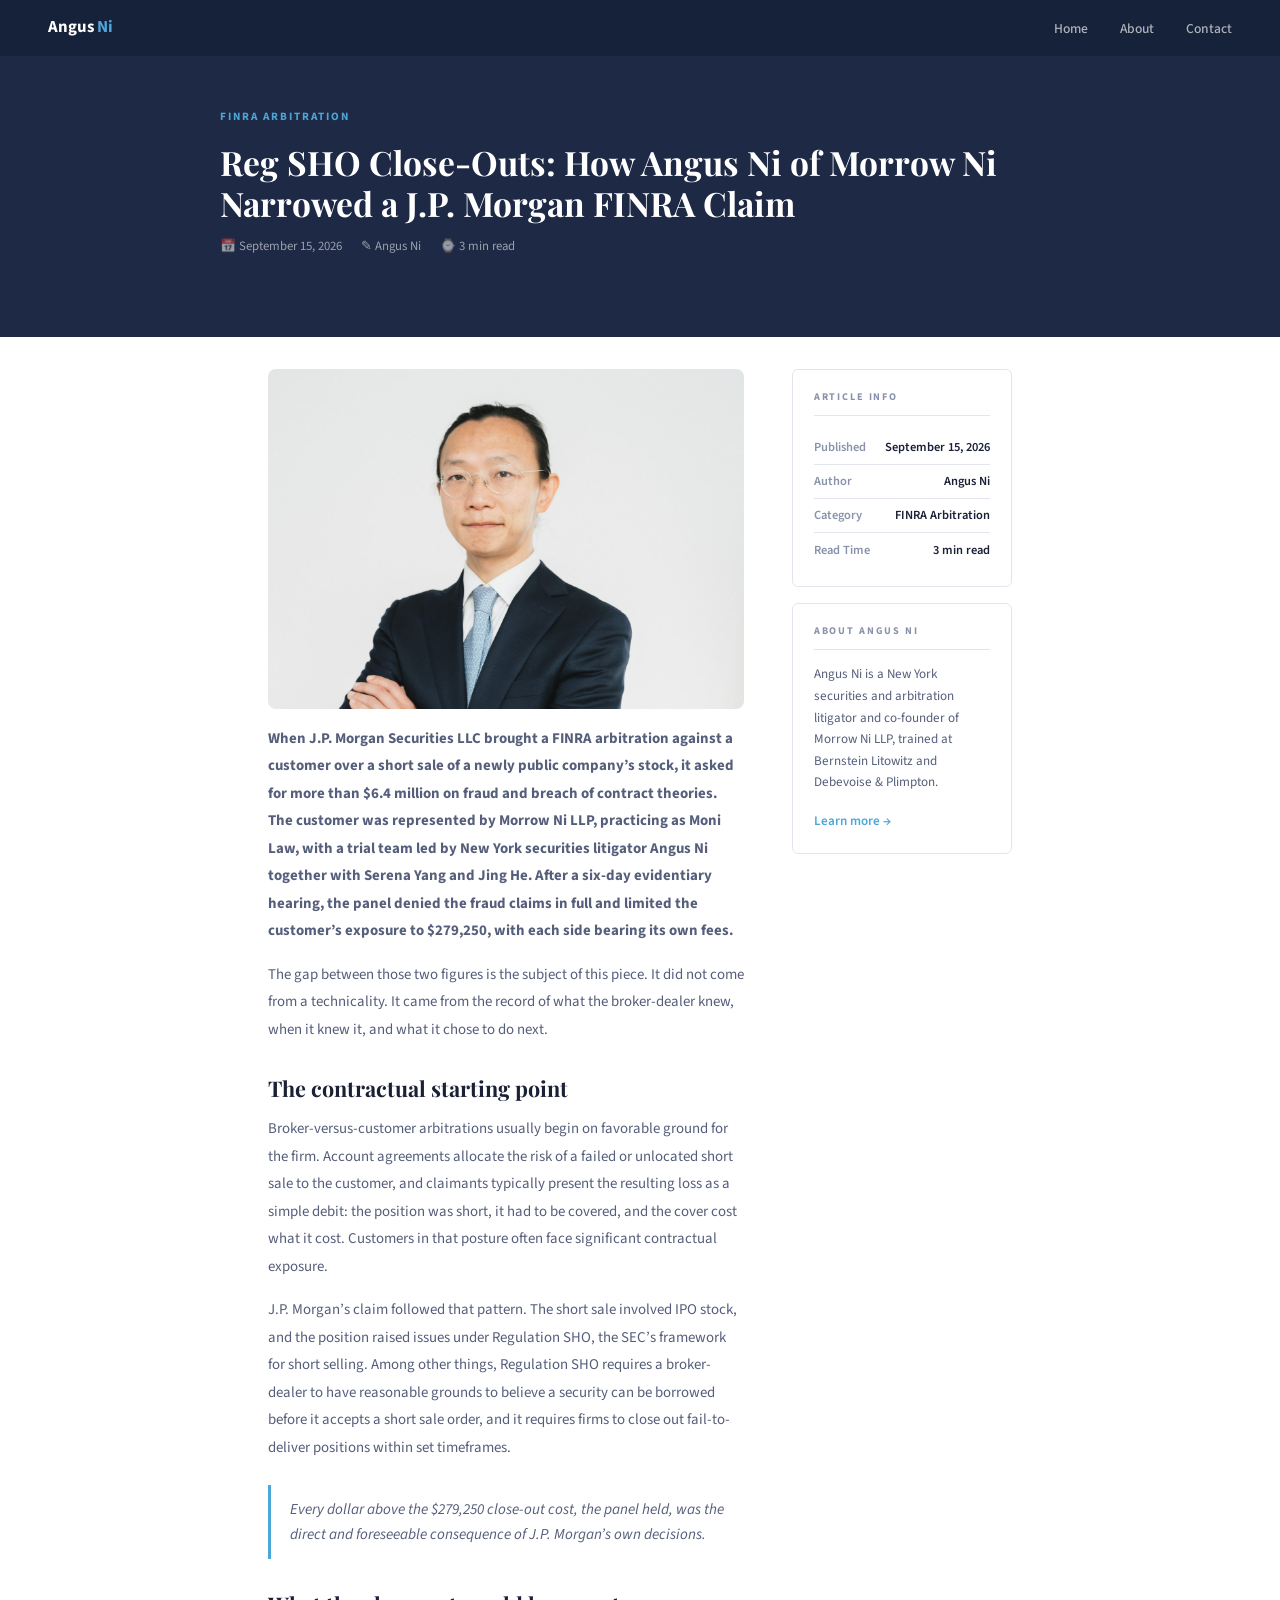
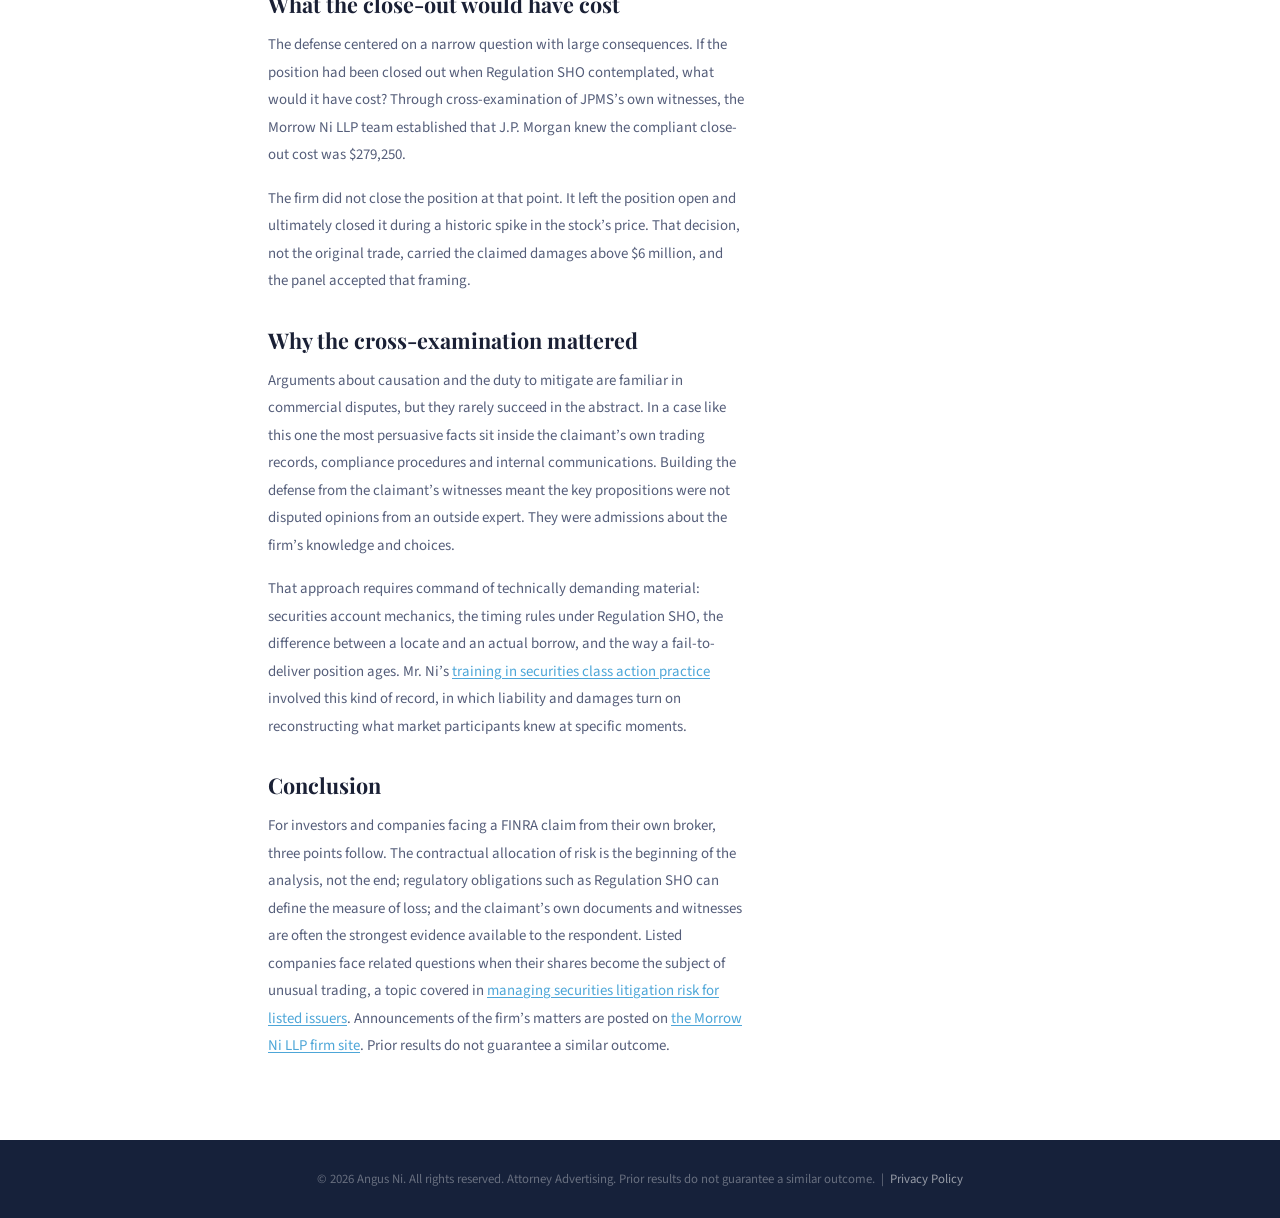
<file: angus-ni-morrow-ni-finra-arbitration.html>
<!DOCTYPE html>
<html lang="en">
<head>
<meta charset="UTF-8"/>
<meta name="viewport" content="width=device-width,initial-scale=1.0"/>
<title>Reg SHO Close-Outs: How Angus Ni of Morrow Ni Narrowed a J.P. Morgan FINRA Claim | Angus Ni</title>
<meta name="description" content="Angus Ni of Morrow Ni LLP led the team that limited J.P. Morgan Securities’ $6.4 million FINRA claim to $279,250. How Reg SHO close-out cost defined the loss."/>
<link rel="canonical" href="https://angusni-1.netlify.app/angus-ni-morrow-ni-finra-arbitration"/>

<!-- Open Graph -->
<meta property="og:type" content="article"/>
<meta property="og:title" content="Reg SHO Close-Outs: How Angus Ni of Morrow Ni Narrowed a J.P. Morgan FINRA Claim"/>
<meta property="og:description" content="Angus Ni of Morrow Ni LLP led the team that limited J.P. Morgan Securities’ $6.4 million FINRA claim to $279,250. How Reg SHO close-out cost defined the loss."/>
<meta property="og:image" content="https://angusni-1.netlify.app/images/article-1.jpg"/>
<meta property="og:url" content="https://angusni-1.netlify.app/angus-ni-morrow-ni-finra-arbitration"/>

<link href="https://fonts.googleapis.com/css2?family=Playfair+Display:wght@700&family=Source+Sans+3:wght@300;400;500;600&display=swap" rel="stylesheet"/>
<link rel="stylesheet" href="assets/style.css"/>
<script type="application/ld+json">
{
 "@context": "https://schema.org",
 "@graph": [
  {
   "@type": "Person",
   "@id": "https://angusni-1.netlify.app/#person",
   "name": "Angus Ni",
   "alternateName": [
    "Angus F. Ni",
    "Angus Ni, Esq."
   ],
   "jobTitle": "Attorney and Co-Founder, Morrow Ni LLP",
   "url": "https://angusni-1.netlify.app/",
   "image": "https://angusni-1.netlify.app/images/hero.jpg",
   "worksFor": {
    "@type": "LegalService",
    "name": "Morrow Ni LLP",
    "alternateName": "Moni Law",
    "url": "https://www.moni.law/"
   },
   "alumniOf": [
    {
     "@type": "CollegeOrUniversity",
     "name": "University of Chicago Law School"
    },
    {
     "@type": "CollegeOrUniversity",
     "name": "University of Toronto"
    }
   ],
   "knowsLanguage": [
    "English",
    "Mandarin Chinese"
   ],
   "address": {
    "@type": "PostalAddress",
    "addressLocality": "New York",
    "addressRegion": "NY",
    "addressCountry": "US"
   },
   "description": "Angus Ni is a New York trial lawyer and co-founder of Morrow Ni LLP (Moni Law) who handles securities disputes, FINRA and international arbitration, and cross-border commercial litigation in English and Mandarin.",
   "sameAs": [
    "https://www.moni.law/",
    "https://www.facebook.com/angus.ni",
    "https://www.linkedin.com/in/angusni/",
    "https://www.quora.com/profile/Angus-Ni-3",
    "https://www.reddit.com/user/Angus_Ni/",
    "https://github.com/AngusNi",
    "https://about.me/angusni/",
    "https://www.crunchbase.com/person/angus-ni",
    "https://dribbble.com/angusni/",
    "https://gravatar.com/angusfni",
    "https://vimeo.com/angusni",
    "https://www.producthunt.com/@angusni",
    "https://www.behance.net/angusni",
    "https://www.f6s.com/angus-ni"
   ]
  },
  {
   "@type": "WebSite",
   "@id": "https://angusni-1.netlify.app/#website",
   "url": "https://angusni-1.netlify.app/",
   "name": "Angus Ni",
   "publisher": {
    "@id": "https://angusni-1.netlify.app/#person"
   },
   "inLanguage": "en-US"
  },
  {
   "@type": "Article",
   "headline": "Reg SHO Close-Outs: How Angus Ni of Morrow Ni Narrowed a J.P. Morgan FINRA Claim",
   "description": "Angus Ni of Morrow Ni LLP led the team that limited J.P. Morgan Securities’ $6.4 million FINRA claim to $279,250. How Reg SHO close-out cost defined the loss.",
   "datePublished": "2026-09-15",
   "dateModified": "2026-09-15",
   "author": {
    "@id": "https://angusni-1.netlify.app/#person"
   },
   "publisher": {
    "@id": "https://angusni-1.netlify.app/#person"
   },
   "image": "https://angusni-1.netlify.app/images/article-1.jpg",
   "mainEntityOfPage": {
    "@type": "WebPage",
    "@id": "https://angusni-1.netlify.app/angus-ni-morrow-ni-finra-arbitration"
   },
   "articleSection": "FINRA Arbitration",
   "inLanguage": "en-US"
  }
 ]
}
</script>
</head>
<body>

<!-- ══ NAV ═══════════════════════════════════════════════════════ -->
<nav id="main-nav">
  <a class="nav-logo" href="/">Angus<span> Ni</span></a>
  <ul class="nav-links">
    <li><a href="/">Home</a></li>
    <li><a href="about">About</a></li>
    <li><a href="contact">Contact</a></li>
  </ul>
</nav>

<!-- ══ ARTICLE HERO ══════════════════════════════════════════════ -->
<div class="art-hero">
  <div class="art-hero-inner">
    <p class="eyebrow" style="color:var(--blue)">FINRA Arbitration</p>
    <h1 class="art-hero-title">Reg SHO Close-Outs: How Angus Ni of Morrow Ni Narrowed a J.P. Morgan FINRA Claim</h1>
    <div class="art-meta">
      <div class="art-meta-item">&#128197; September 15, 2026</div>
      <div class="art-meta-item">&#9998; Angus Ni</div>
      <div class="art-meta-item">&#8986; 3 min read</div>
    </div>
  </div>
</div>

<!-- ══ ARTICLE BODY ══════════════════════════════════════════════ -->
<div class="art-body">
  <article>
    <img class="art-hero-image" src="images/article-1.jpg" alt="Angus Ni, securities litigator at Morrow Ni LLP, in a dark suit with arms crossed"/>

    <p class="art-p"><strong>When J.P. Morgan Securities LLC brought a FINRA arbitration against a customer over a short sale of a newly public company’s stock, it asked for more than $6.4 million on fraud and breach of contract theories. The customer was represented by Morrow Ni LLP, practicing as Moni Law, with a trial team led by New York securities litigator Angus Ni together with Serena Yang and Jing He. After a six-day evidentiary hearing, the panel denied the fraud claims in full and limited the customer’s exposure to $279,250, with each side bearing its own fees.</strong></p>

    <p class="art-p">The gap between those two figures is the subject of this piece. It did not come from a technicality. It came from the record of what the broker-dealer knew, when it knew it, and what it chose to do next.</p>

    <h2 class="art-h2">The contractual starting point</h2>
    <p class="art-p">Broker-versus-customer arbitrations usually begin on favorable ground for the firm. Account agreements allocate the risk of a failed or unlocated short sale to the customer, and claimants typically present the resulting loss as a simple debit: the position was short, it had to be covered, and the cover cost what it cost. Customers in that posture often face significant contractual exposure.</p>
    <p class="art-p">J.P. Morgan’s claim followed that pattern. The short sale involved IPO stock, and the position raised issues under Regulation SHO, the SEC’s framework for short selling. Among other things, Regulation SHO requires a broker-dealer to have reasonable grounds to believe a security can be borrowed before it accepts a short sale order, and it requires firms to close out fail-to-deliver positions within set timeframes.</p>

    <div class="art-quote">Every dollar above the $279,250 close-out cost, the panel held, was the direct and foreseeable consequence of J.P. Morgan’s own decisions.</div>

    <h2 class="art-h2">What the close-out would have cost</h2>
    <p class="art-p">The defense centered on a narrow question with large consequences. If the position had been closed out when Regulation SHO contemplated, what would it have cost? Through cross-examination of JPMS’s own witnesses, the Morrow Ni LLP team established that J.P. Morgan knew the compliant close-out cost was $279,250.</p>
    <p class="art-p">The firm did not close the position at that point. It left the position open and ultimately closed it during a historic spike in the stock’s price. That decision, not the original trade, carried the claimed damages above $6 million, and the panel accepted that framing.</p>

    <h2 class="art-h2">Why the cross-examination mattered</h2>
    <p class="art-p">Arguments about causation and the duty to mitigate are familiar in commercial disputes, but they rarely succeed in the abstract. In a case like this one the most persuasive facts sit inside the claimant’s own trading records, compliance procedures and internal communications. Building the defense from the claimant’s witnesses meant the key propositions were not disputed opinions from an outside expert. They were admissions about the firm’s knowledge and choices.</p>
    <p class="art-p">That approach requires command of technically demanding material: securities account mechanics, the timing rules under Regulation SHO, the difference between a locate and an actual borrow, and the way a fail-to-deliver position ages. Mr. Ni’s <a href="about">training in securities class action practice</a> involved this kind of record, in which liability and damages turn on reconstructing what market participants knew at specific moments.</p>

    <h2 class="art-h2">Conclusion</h2>
    <p class="art-p">For investors and companies facing a FINRA claim from their own broker, three points follow. The contractual allocation of risk is the beginning of the analysis, not the end; regulatory obligations such as Regulation SHO can define the measure of loss; and the claimant’s own documents and witnesses are often the strongest evidence available to the respondent. Listed companies face related questions when their shares become the subject of unusual trading, a topic covered in <a href="angus-ni-morrow-ni-securities-litigation-risk">managing securities litigation risk for listed issuers</a>. Announcements of the firm’s matters are posted on <a href="https://www.moni.law/" target="_blank" rel="noopener">the Morrow Ni LLP firm site</a>. Prior results do not guarantee a similar outcome.</p>
  </article>

  <aside class="art-sidebar-box">
    <div class="art-sb-box">
      <span class="art-sb-label">Article Info</span>
      <div class="art-sb-row"><span>Published</span><span>September 15, 2026</span></div>
      <div class="art-sb-row"><span>Author</span><span>Angus Ni</span></div>
      <div class="art-sb-row"><span>Category</span><span>FINRA Arbitration</span></div>
      <div class="art-sb-row"><span>Read Time</span><span>3 min read</span></div>
    </div>

    <div class="art-sb-box">
      <span class="art-sb-label">About Angus Ni</span>
      <p style="font-size:.82rem;color:var(--tm);line-height:1.65;margin-bottom:.8rem">Angus Ni is a New York securities and arbitration litigator and co-founder of Morrow Ni LLP, trained at Bernstein Litowitz and Debevoise &amp; Plimpton.</p>
      <a href="about" style="font-size:.82rem;font-weight:600;color:var(--blue);text-decoration:none">Learn more →</a>
    </div>
  </aside>
</div>

<footer>
  <p>&copy; 2026 Angus Ni. All rights reserved. Attorney Advertising. Prior results do not guarantee a similar outcome. &nbsp;|&nbsp; <a href="privacy">Privacy Policy</a></p>
</footer>
</body>
</html>
</file>
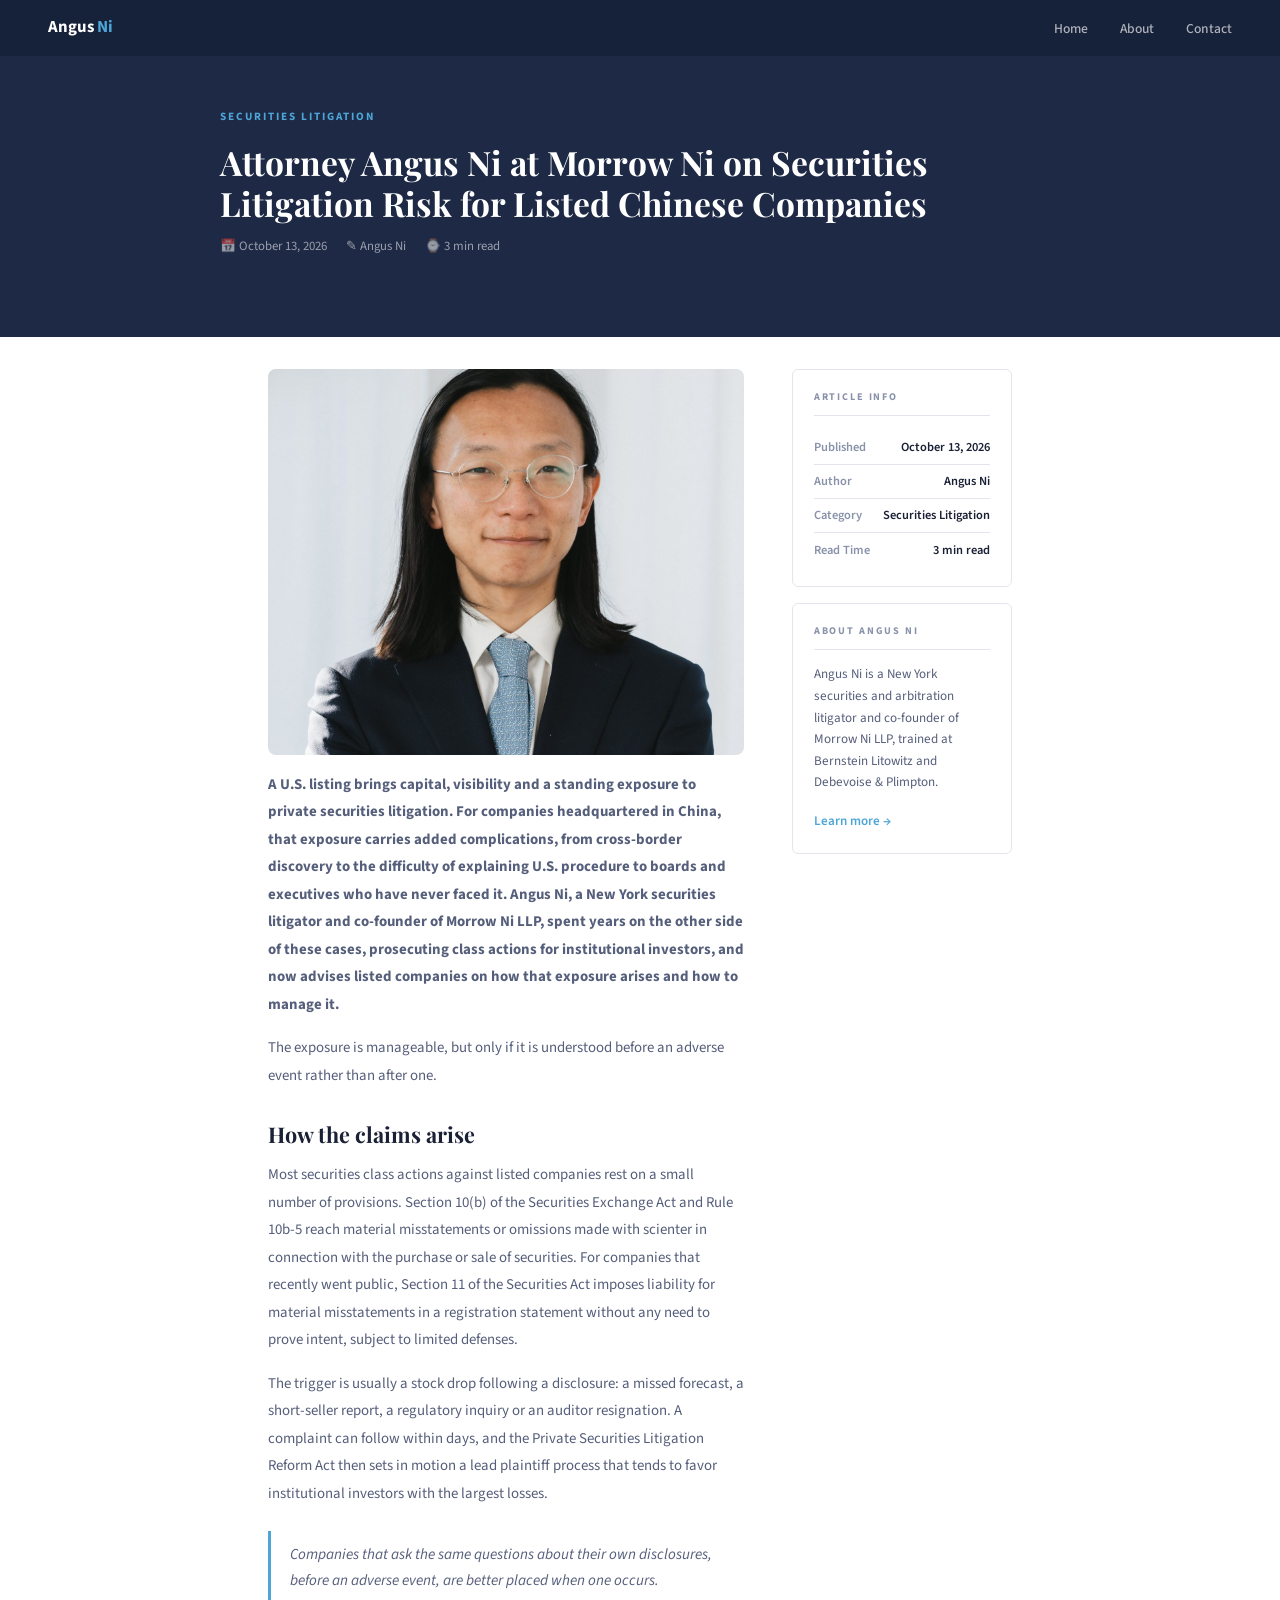
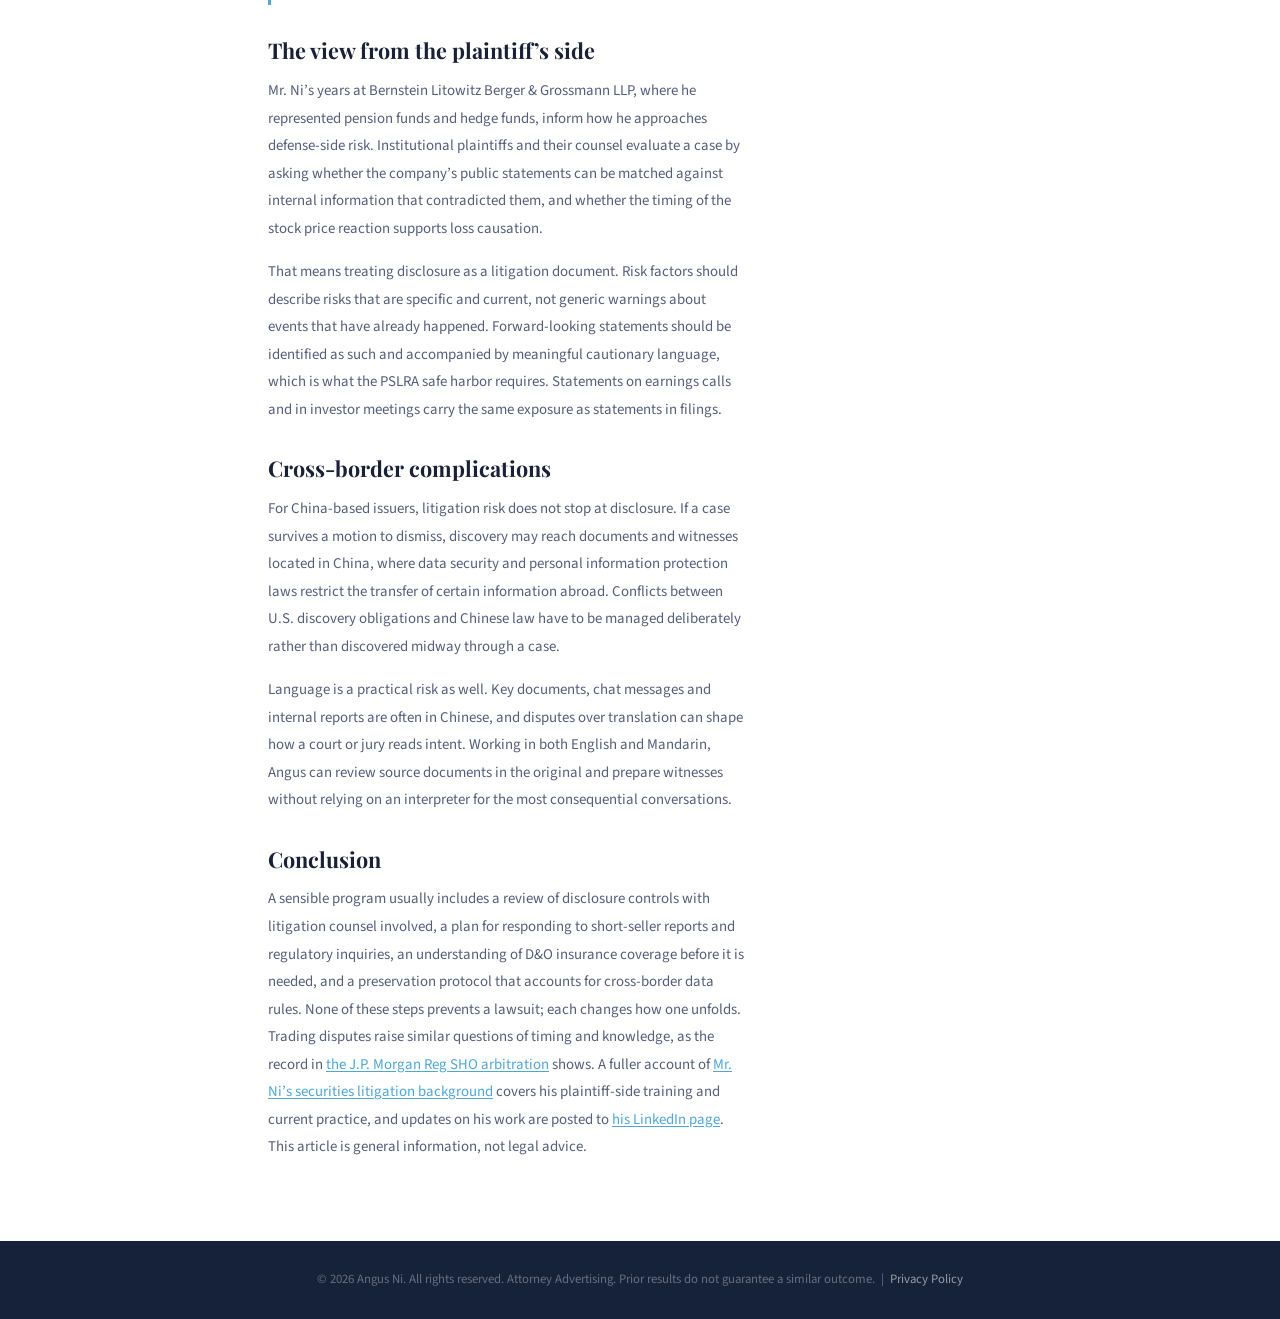
<file: angus-ni-morrow-ni-securities-litigation-risk.html>
<!DOCTYPE html>
<html lang="en">
<head>
<meta charset="UTF-8"/>
<meta name="viewport" content="width=device-width,initial-scale=1.0"/>
<title>Attorney Angus Ni at Morrow Ni on Securities Litigation Risk for Listed Chinese Companies | Angus Ni</title>
<meta name="description" content="Angus Ni, a New York securities litigator, on how U.S.-listed Chinese companies can manage securities class action and cross-border discovery risk."/>
<link rel="canonical" href="https://angusni-1.netlify.app/angus-ni-morrow-ni-securities-litigation-risk"/>

<!-- Open Graph -->
<meta property="og:type" content="article"/>
<meta property="og:title" content="Attorney Angus Ni at Morrow Ni on Securities Litigation Risk for Listed Chinese Companies"/>
<meta property="og:description" content="Angus Ni, a New York securities litigator, on how U.S.-listed Chinese companies can manage securities class action and cross-border discovery risk."/>
<meta property="og:image" content="https://angusni-1.netlify.app/images/article-2.jpg"/>
<meta property="og:url" content="https://angusni-1.netlify.app/angus-ni-morrow-ni-securities-litigation-risk"/>

<link href="https://fonts.googleapis.com/css2?family=Playfair+Display:wght@700&family=Source+Sans+3:wght@300;400;500;600&display=swap" rel="stylesheet"/>
<link rel="stylesheet" href="assets/style.css"/>
<script type="application/ld+json">
{
 "@context": "https://schema.org",
 "@graph": [
  {
   "@type": "Person",
   "@id": "https://angusni-1.netlify.app/#person",
   "name": "Angus Ni",
   "alternateName": [
    "Angus F. Ni",
    "Angus Ni, Esq."
   ],
   "jobTitle": "Attorney and Co-Founder, Morrow Ni LLP",
   "url": "https://angusni-1.netlify.app/",
   "image": "https://angusni-1.netlify.app/images/hero.jpg",
   "worksFor": {
    "@type": "LegalService",
    "name": "Morrow Ni LLP",
    "alternateName": "Moni Law",
    "url": "https://www.moni.law/"
   },
   "alumniOf": [
    {
     "@type": "CollegeOrUniversity",
     "name": "University of Chicago Law School"
    },
    {
     "@type": "CollegeOrUniversity",
     "name": "University of Toronto"
    }
   ],
   "knowsLanguage": [
    "English",
    "Mandarin Chinese"
   ],
   "address": {
    "@type": "PostalAddress",
    "addressLocality": "New York",
    "addressRegion": "NY",
    "addressCountry": "US"
   },
   "description": "Angus Ni is a New York trial lawyer and co-founder of Morrow Ni LLP (Moni Law) who handles securities disputes, FINRA and international arbitration, and cross-border commercial litigation in English and Mandarin.",
   "sameAs": [
    "https://www.moni.law/",
    "https://www.facebook.com/angus.ni",
    "https://www.linkedin.com/in/angusni/",
    "https://www.quora.com/profile/Angus-Ni-3",
    "https://www.reddit.com/user/Angus_Ni/",
    "https://github.com/AngusNi",
    "https://about.me/angusni/",
    "https://www.crunchbase.com/person/angus-ni",
    "https://dribbble.com/angusni/",
    "https://gravatar.com/angusfni",
    "https://vimeo.com/angusni",
    "https://www.producthunt.com/@angusni",
    "https://www.behance.net/angusni",
    "https://www.f6s.com/angus-ni"
   ]
  },
  {
   "@type": "WebSite",
   "@id": "https://angusni-1.netlify.app/#website",
   "url": "https://angusni-1.netlify.app/",
   "name": "Angus Ni",
   "publisher": {
    "@id": "https://angusni-1.netlify.app/#person"
   },
   "inLanguage": "en-US"
  },
  {
   "@type": "Article",
   "headline": "Attorney Angus Ni at Morrow Ni on Securities Litigation Risk for Listed Chinese Companies",
   "description": "Angus Ni, a New York securities litigator, on how U.S.-listed Chinese companies can manage securities class action and cross-border discovery risk.",
   "datePublished": "2026-10-13",
   "dateModified": "2026-10-13",
   "author": {
    "@id": "https://angusni-1.netlify.app/#person"
   },
   "publisher": {
    "@id": "https://angusni-1.netlify.app/#person"
   },
   "image": "https://angusni-1.netlify.app/images/article-2.jpg",
   "mainEntityOfPage": {
    "@type": "WebPage",
    "@id": "https://angusni-1.netlify.app/angus-ni-morrow-ni-securities-litigation-risk"
   },
   "articleSection": "Securities Litigation",
   "inLanguage": "en-US"
  }
 ]
}
</script>
</head>
<body>

<!-- ══ NAV ═══════════════════════════════════════════════════════ -->
<nav id="main-nav">
  <a class="nav-logo" href="/">Angus<span> Ni</span></a>
  <ul class="nav-links">
    <li><a href="/">Home</a></li>
    <li><a href="about">About</a></li>
    <li><a href="contact">Contact</a></li>
  </ul>
</nav>

<!-- ══ ARTICLE HERO ══════════════════════════════════════════════ -->
<div class="art-hero">
  <div class="art-hero-inner">
    <p class="eyebrow" style="color:var(--blue)">Securities Litigation</p>
    <h1 class="art-hero-title">Attorney Angus Ni at Morrow Ni on Securities Litigation Risk for Listed Chinese Companies</h1>
    <div class="art-meta">
      <div class="art-meta-item">&#128197; October 13, 2026</div>
      <div class="art-meta-item">&#9998; Angus Ni</div>
      <div class="art-meta-item">&#8986; 3 min read</div>
    </div>
  </div>
</div>

<!-- ══ ARTICLE BODY ══════════════════════════════════════════════ -->
<div class="art-body">
  <article>
    <img class="art-hero-image" src="images/article-2.jpg" alt="Portrait of New York attorney Angus Ni in a navy suit and light blue tie"/>

    <p class="art-p"><strong>A U.S. listing brings capital, visibility and a standing exposure to private securities litigation. For companies headquartered in China, that exposure carries added complications, from cross-border discovery to the difficulty of explaining U.S. procedure to boards and executives who have never faced it. Angus Ni, a New York securities litigator and co-founder of Morrow Ni LLP, spent years on the other side of these cases, prosecuting class actions for institutional investors, and now advises listed companies on how that exposure arises and how to manage it.</strong></p>

    <p class="art-p">The exposure is manageable, but only if it is understood before an adverse event rather than after one.</p>

    <h2 class="art-h2">How the claims arise</h2>
    <p class="art-p">Most securities class actions against listed companies rest on a small number of provisions. Section 10(b) of the Securities Exchange Act and Rule 10b-5 reach material misstatements or omissions made with scienter in connection with the purchase or sale of securities. For companies that recently went public, Section 11 of the Securities Act imposes liability for material misstatements in a registration statement without any need to prove intent, subject to limited defenses.</p>
    <p class="art-p">The trigger is usually a stock drop following a disclosure: a missed forecast, a short-seller report, a regulatory inquiry or an auditor resignation. A complaint can follow within days, and the Private Securities Litigation Reform Act then sets in motion a lead plaintiff process that tends to favor institutional investors with the largest losses.</p>

    <div class="art-quote">Companies that ask the same questions about their own disclosures, before an adverse event, are better placed when one occurs.</div>

    <h2 class="art-h2">The view from the plaintiff’s side</h2>
    <p class="art-p">Mr. Ni’s years at Bernstein Litowitz Berger &amp; Grossmann LLP, where he represented pension funds and hedge funds, inform how he approaches defense-side risk. Institutional plaintiffs and their counsel evaluate a case by asking whether the company’s public statements can be matched against internal information that contradicted them, and whether the timing of the stock price reaction supports loss causation.</p>
    <p class="art-p">That means treating disclosure as a litigation document. Risk factors should describe risks that are specific and current, not generic warnings about events that have already happened. Forward-looking statements should be identified as such and accompanied by meaningful cautionary language, which is what the PSLRA safe harbor requires. Statements on earnings calls and in investor meetings carry the same exposure as statements in filings.</p>

    <h2 class="art-h2">Cross-border complications</h2>
    <p class="art-p">For China-based issuers, litigation risk does not stop at disclosure. If a case survives a motion to dismiss, discovery may reach documents and witnesses located in China, where data security and personal information protection laws restrict the transfer of certain information abroad. Conflicts between U.S. discovery obligations and Chinese law have to be managed deliberately rather than discovered midway through a case.</p>
    <p class="art-p">Language is a practical risk as well. Key documents, chat messages and internal reports are often in Chinese, and disputes over translation can shape how a court or jury reads intent. Working in both English and Mandarin, Angus can review source documents in the original and prepare witnesses without relying on an interpreter for the most consequential conversations.</p>

    <h2 class="art-h2">Conclusion</h2>
    <p class="art-p">A sensible program usually includes a review of disclosure controls with litigation counsel involved, a plan for responding to short-seller reports and regulatory inquiries, an understanding of D&amp;O insurance coverage before it is needed, and a preservation protocol that accounts for cross-border data rules. None of these steps prevents a lawsuit; each changes how one unfolds. Trading disputes raise similar questions of timing and knowledge, as the record in <a href="angus-ni-morrow-ni-finra-arbitration">the J.P. Morgan Reg SHO arbitration</a> shows. A fuller account of <a href="about">Mr. Ni’s securities litigation background</a> covers his plaintiff-side training and current practice, and updates on his work are posted to <a href="https://www.linkedin.com/in/angusni/" target="_blank" rel="noopener">his LinkedIn page</a>. This article is general information, not legal advice.</p>
  </article>

  <aside class="art-sidebar-box">
    <div class="art-sb-box">
      <span class="art-sb-label">Article Info</span>
      <div class="art-sb-row"><span>Published</span><span>October 13, 2026</span></div>
      <div class="art-sb-row"><span>Author</span><span>Angus Ni</span></div>
      <div class="art-sb-row"><span>Category</span><span>Securities Litigation</span></div>
      <div class="art-sb-row"><span>Read Time</span><span>3 min read</span></div>
    </div>

    <div class="art-sb-box">
      <span class="art-sb-label">About Angus Ni</span>
      <p style="font-size:.82rem;color:var(--tm);line-height:1.65;margin-bottom:.8rem">Angus Ni is a New York securities and arbitration litigator and co-founder of Morrow Ni LLP, trained at Bernstein Litowitz and Debevoise &amp; Plimpton.</p>
      <a href="about" style="font-size:.82rem;font-weight:600;color:var(--blue);text-decoration:none">Learn more →</a>
    </div>
  </aside>
</div>

<footer>
  <p>&copy; 2026 Angus Ni. All rights reserved. Attorney Advertising. Prior results do not guarantee a similar outcome. &nbsp;|&nbsp; <a href="privacy">Privacy Policy</a></p>
</footer>
</body>
</html>
</file>
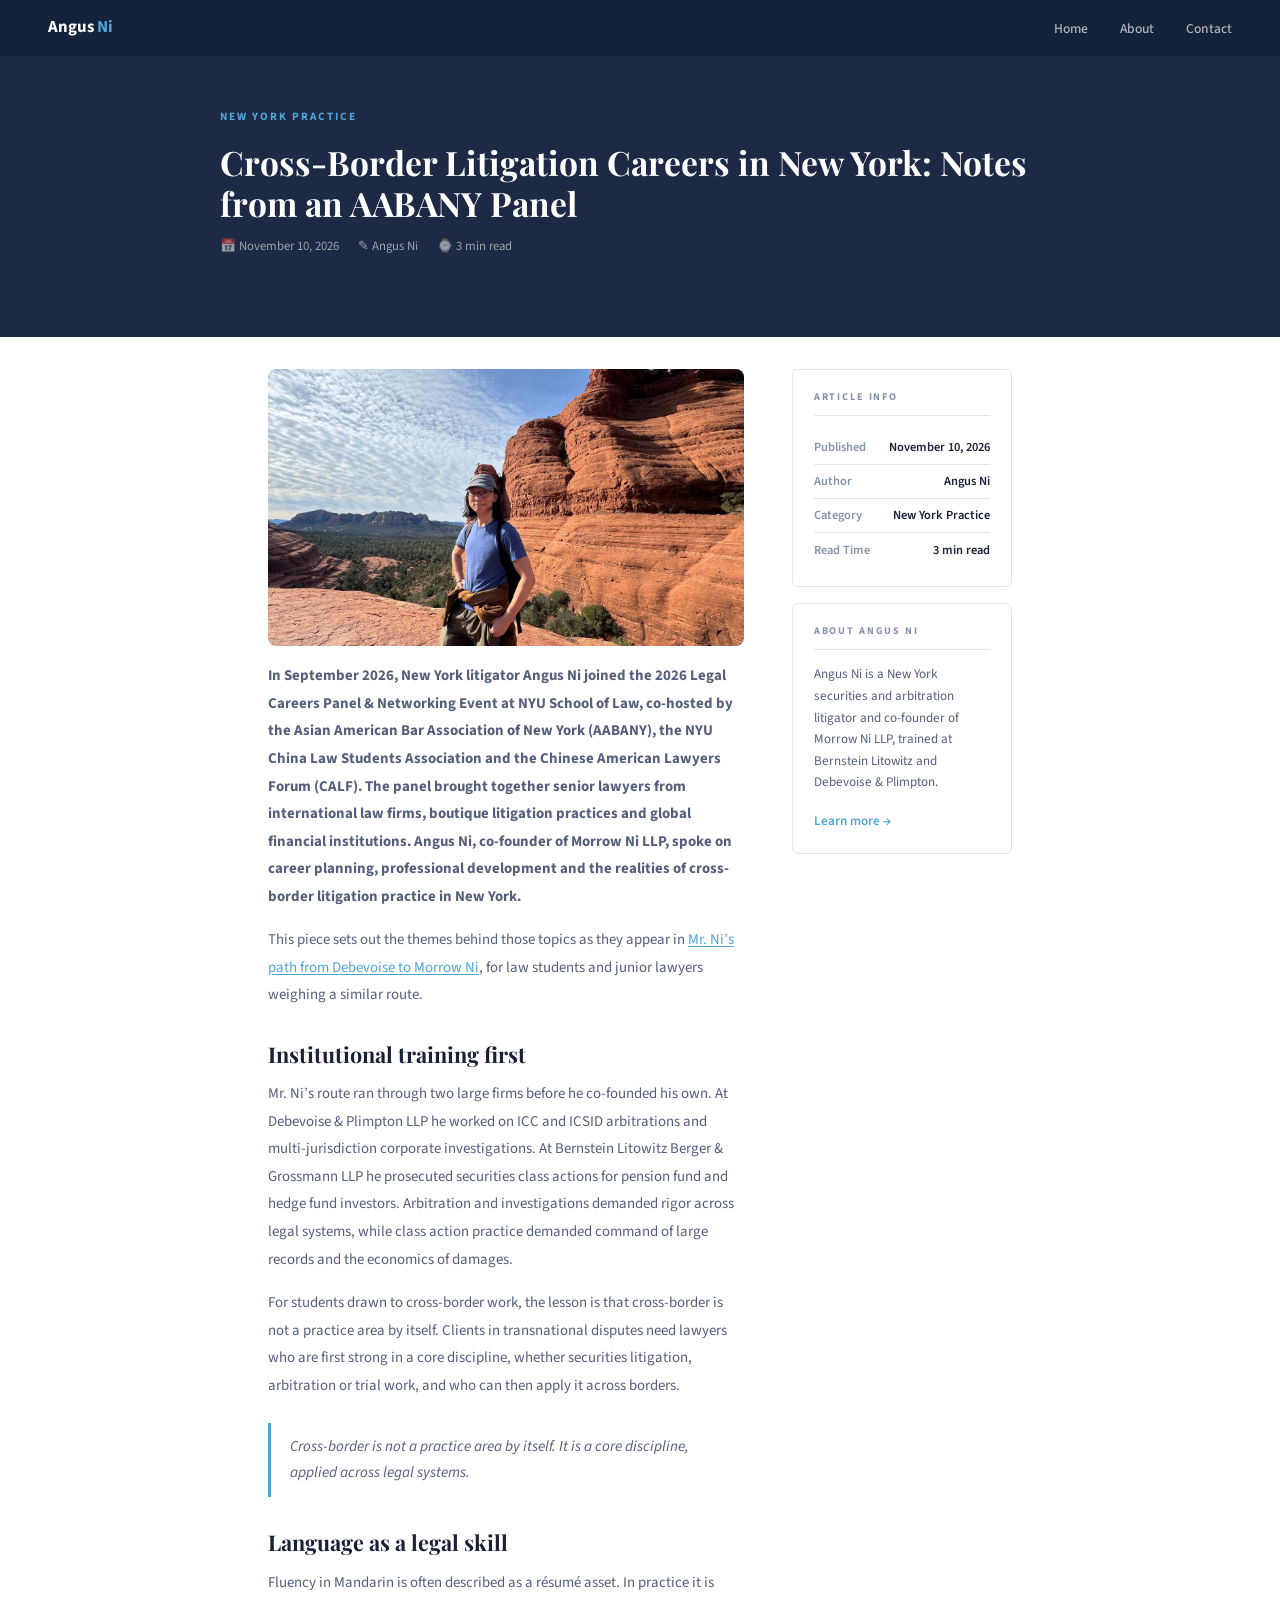
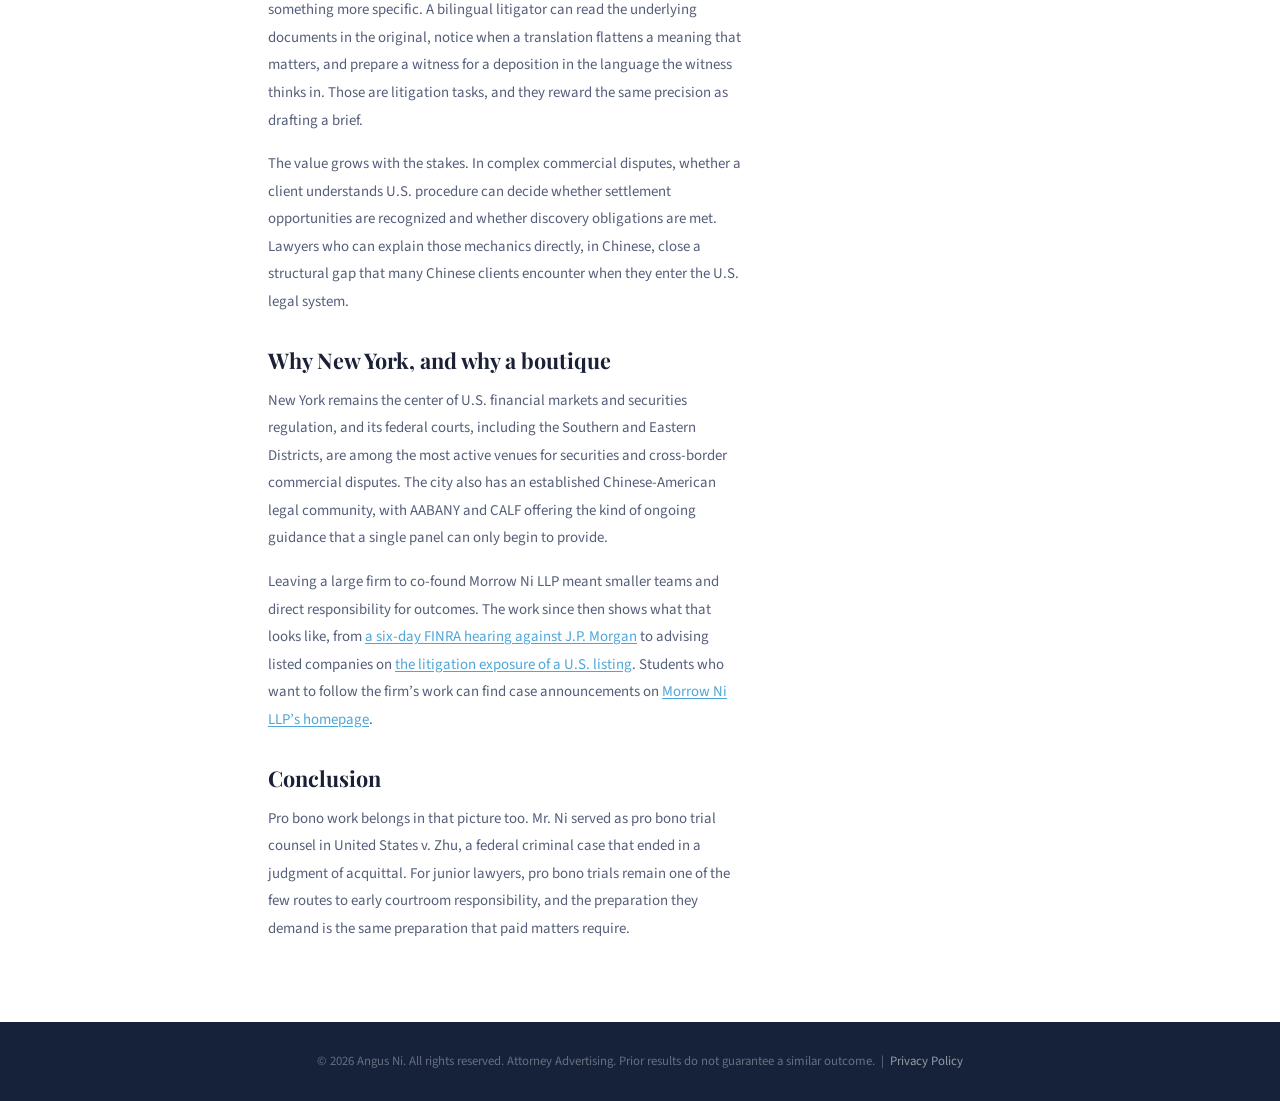
<file: cross-border-litigation-careers-new-york.html>
<!DOCTYPE html>
<html lang="en">
<head>
<meta charset="UTF-8"/>
<meta name="viewport" content="width=device-width,initial-scale=1.0"/>
<title>Cross-Border Litigation Careers in New York: Notes from an AABANY Panel | Angus Ni</title>
<meta name="description" content="Angus Ni joined the 2026 AABANY, NYU and CALF Legal Careers Panel. Themes on cross-border litigation careers, bilingual practice and New York."/>
<link rel="canonical" href="https://angusni-1.netlify.app/cross-border-litigation-careers-new-york"/>

<!-- Open Graph -->
<meta property="og:type" content="article"/>
<meta property="og:title" content="Cross-Border Litigation Careers in New York: Notes from an AABANY Panel"/>
<meta property="og:description" content="Angus Ni joined the 2026 AABANY, NYU and CALF Legal Careers Panel. Themes on cross-border litigation careers, bilingual practice and New York."/>
<meta property="og:image" content="https://angusni-1.netlify.app/images/article-3.jpg"/>
<meta property="og:url" content="https://angusni-1.netlify.app/cross-border-litigation-careers-new-york"/>

<link href="https://fonts.googleapis.com/css2?family=Playfair+Display:wght@700&family=Source+Sans+3:wght@300;400;500;600&display=swap" rel="stylesheet"/>
<link rel="stylesheet" href="assets/style.css"/>
<script type="application/ld+json">
{
 "@context": "https://schema.org",
 "@graph": [
  {
   "@type": "Person",
   "@id": "https://angusni-1.netlify.app/#person",
   "name": "Angus Ni",
   "alternateName": [
    "Angus F. Ni",
    "Angus Ni, Esq."
   ],
   "jobTitle": "Attorney and Co-Founder, Morrow Ni LLP",
   "url": "https://angusni-1.netlify.app/",
   "image": "https://angusni-1.netlify.app/images/hero.jpg",
   "worksFor": {
    "@type": "LegalService",
    "name": "Morrow Ni LLP",
    "alternateName": "Moni Law",
    "url": "https://www.moni.law/"
   },
   "alumniOf": [
    {
     "@type": "CollegeOrUniversity",
     "name": "University of Chicago Law School"
    },
    {
     "@type": "CollegeOrUniversity",
     "name": "University of Toronto"
    }
   ],
   "knowsLanguage": [
    "English",
    "Mandarin Chinese"
   ],
   "address": {
    "@type": "PostalAddress",
    "addressLocality": "New York",
    "addressRegion": "NY",
    "addressCountry": "US"
   },
   "description": "Angus Ni is a New York trial lawyer and co-founder of Morrow Ni LLP (Moni Law) who handles securities disputes, FINRA and international arbitration, and cross-border commercial litigation in English and Mandarin.",
   "sameAs": [
    "https://www.moni.law/",
    "https://www.facebook.com/angus.ni",
    "https://www.linkedin.com/in/angusni/",
    "https://www.quora.com/profile/Angus-Ni-3",
    "https://www.reddit.com/user/Angus_Ni/",
    "https://github.com/AngusNi",
    "https://about.me/angusni/",
    "https://www.crunchbase.com/person/angus-ni",
    "https://dribbble.com/angusni/",
    "https://gravatar.com/angusfni",
    "https://vimeo.com/angusni",
    "https://www.producthunt.com/@angusni",
    "https://www.behance.net/angusni",
    "https://www.f6s.com/angus-ni"
   ]
  },
  {
   "@type": "WebSite",
   "@id": "https://angusni-1.netlify.app/#website",
   "url": "https://angusni-1.netlify.app/",
   "name": "Angus Ni",
   "publisher": {
    "@id": "https://angusni-1.netlify.app/#person"
   },
   "inLanguage": "en-US"
  },
  {
   "@type": "Article",
   "headline": "Cross-Border Litigation Careers in New York: Notes from an AABANY Panel",
   "description": "Angus Ni joined the 2026 AABANY, NYU and CALF Legal Careers Panel. Themes on cross-border litigation careers, bilingual practice and New York.",
   "datePublished": "2026-11-10",
   "dateModified": "2026-11-10",
   "author": {
    "@id": "https://angusni-1.netlify.app/#person"
   },
   "publisher": {
    "@id": "https://angusni-1.netlify.app/#person"
   },
   "image": "https://angusni-1.netlify.app/images/article-3.jpg",
   "mainEntityOfPage": {
    "@type": "WebPage",
    "@id": "https://angusni-1.netlify.app/cross-border-litigation-careers-new-york"
   },
   "articleSection": "New York Practice",
   "inLanguage": "en-US"
  }
 ]
}
</script>
</head>
<body>

<!-- ══ NAV ═══════════════════════════════════════════════════════ -->
<nav id="main-nav">
  <a class="nav-logo" href="/">Angus<span> Ni</span></a>
  <ul class="nav-links">
    <li><a href="/">Home</a></li>
    <li><a href="about">About</a></li>
    <li><a href="contact">Contact</a></li>
  </ul>
</nav>

<!-- ══ ARTICLE HERO ══════════════════════════════════════════════ -->
<div class="art-hero">
  <div class="art-hero-inner">
    <p class="eyebrow" style="color:var(--blue)">New York Practice</p>
    <h1 class="art-hero-title">Cross-Border Litigation Careers in New York: Notes from an AABANY Panel</h1>
    <div class="art-meta">
      <div class="art-meta-item">&#128197; November 10, 2026</div>
      <div class="art-meta-item">&#9998; Angus Ni</div>
      <div class="art-meta-item">&#8986; 3 min read</div>
    </div>
  </div>
</div>

<!-- ══ ARTICLE BODY ══════════════════════════════════════════════ -->
<div class="art-body">
  <article>
    <img class="art-hero-image" src="images/article-3.jpg" alt="Angus Ni hiking among red sandstone formations under a blue sky"/>

    <p class="art-p"><strong>In September 2026, New York litigator Angus Ni joined the 2026 Legal Careers Panel &amp; Networking Event at NYU School of Law, co-hosted by the Asian American Bar Association of New York (AABANY), the NYU China Law Students Association and the Chinese American Lawyers Forum (CALF). The panel brought together senior lawyers from international law firms, boutique litigation practices and global financial institutions. Angus Ni, co-founder of Morrow Ni LLP, spoke on career planning, professional development and the realities of cross-border litigation practice in New York.</strong></p>

    <p class="art-p">This piece sets out the themes behind those topics as they appear in <a href="about">Mr. Ni’s path from Debevoise to Morrow Ni</a>, for law students and junior lawyers weighing a similar route.</p>

    <h2 class="art-h2">Institutional training first</h2>
    <p class="art-p">Mr. Ni’s route ran through two large firms before he co-founded his own. At Debevoise &amp; Plimpton LLP he worked on ICC and ICSID arbitrations and multi-jurisdiction corporate investigations. At Bernstein Litowitz Berger &amp; Grossmann LLP he prosecuted securities class actions for pension fund and hedge fund investors. Arbitration and investigations demanded rigor across legal systems, while class action practice demanded command of large records and the economics of damages.</p>
    <p class="art-p">For students drawn to cross-border work, the lesson is that cross-border is not a practice area by itself. Clients in transnational disputes need lawyers who are first strong in a core discipline, whether securities litigation, arbitration or trial work, and who can then apply it across borders.</p>

    <div class="art-quote">Cross-border is not a practice area by itself. It is a core discipline, applied across legal systems.</div>

    <h2 class="art-h2">Language as a legal skill</h2>
    <p class="art-p">Fluency in Mandarin is often described as a résumé asset. In practice it is something more specific. A bilingual litigator can read the underlying documents in the original, notice when a translation flattens a meaning that matters, and prepare a witness for a deposition in the language the witness thinks in. Those are litigation tasks, and they reward the same precision as drafting a brief.</p>
    <p class="art-p">The value grows with the stakes. In complex commercial disputes, whether a client understands U.S. procedure can decide whether settlement opportunities are recognized and whether discovery obligations are met. Lawyers who can explain those mechanics directly, in Chinese, close a structural gap that many Chinese clients encounter when they enter the U.S. legal system.</p>

    <h2 class="art-h2">Why New York, and why a boutique</h2>
    <p class="art-p">New York remains the center of U.S. financial markets and securities regulation, and its federal courts, including the Southern and Eastern Districts, are among the most active venues for securities and cross-border commercial disputes. The city also has an established Chinese-American legal community, with AABANY and CALF offering the kind of ongoing guidance that a single panel can only begin to provide.</p>
    <p class="art-p">Leaving a large firm to co-found Morrow Ni LLP meant smaller teams and direct responsibility for outcomes. The work since then shows what that looks like, from <a href="angus-ni-morrow-ni-finra-arbitration">a six-day FINRA hearing against J.P. Morgan</a> to advising listed companies on <a href="angus-ni-morrow-ni-securities-litigation-risk">the litigation exposure of a U.S. listing</a>. Students who want to follow the firm’s work can find case announcements on <a href="https://www.moni.law/" target="_blank" rel="noopener">Morrow Ni LLP’s homepage</a>.</p>

    <h2 class="art-h2">Conclusion</h2>
    <p class="art-p">Pro bono work belongs in that picture too. Mr. Ni served as pro bono trial counsel in United States v. Zhu, a federal criminal case that ended in a judgment of acquittal. For junior lawyers, pro bono trials remain one of the few routes to early courtroom responsibility, and the preparation they demand is the same preparation that paid matters require.</p>
  </article>

  <aside class="art-sidebar-box">
    <div class="art-sb-box">
      <span class="art-sb-label">Article Info</span>
      <div class="art-sb-row"><span>Published</span><span>November 10, 2026</span></div>
      <div class="art-sb-row"><span>Author</span><span>Angus Ni</span></div>
      <div class="art-sb-row"><span>Category</span><span>New York Practice</span></div>
      <div class="art-sb-row"><span>Read Time</span><span>3 min read</span></div>
    </div>

    <div class="art-sb-box">
      <span class="art-sb-label">About Angus Ni</span>
      <p style="font-size:.82rem;color:var(--tm);line-height:1.65;margin-bottom:.8rem">Angus Ni is a New York securities and arbitration litigator and co-founder of Morrow Ni LLP, trained at Bernstein Litowitz and Debevoise &amp; Plimpton.</p>
      <a href="about" style="font-size:.82rem;font-weight:600;color:var(--blue);text-decoration:none">Learn more →</a>
    </div>
  </aside>
</div>

<footer>
  <p>&copy; 2026 Angus Ni. All rights reserved. Attorney Advertising. Prior results do not guarantee a similar outcome. &nbsp;|&nbsp; <a href="privacy">Privacy Policy</a></p>
</footer>
</body>
</html>
</file>
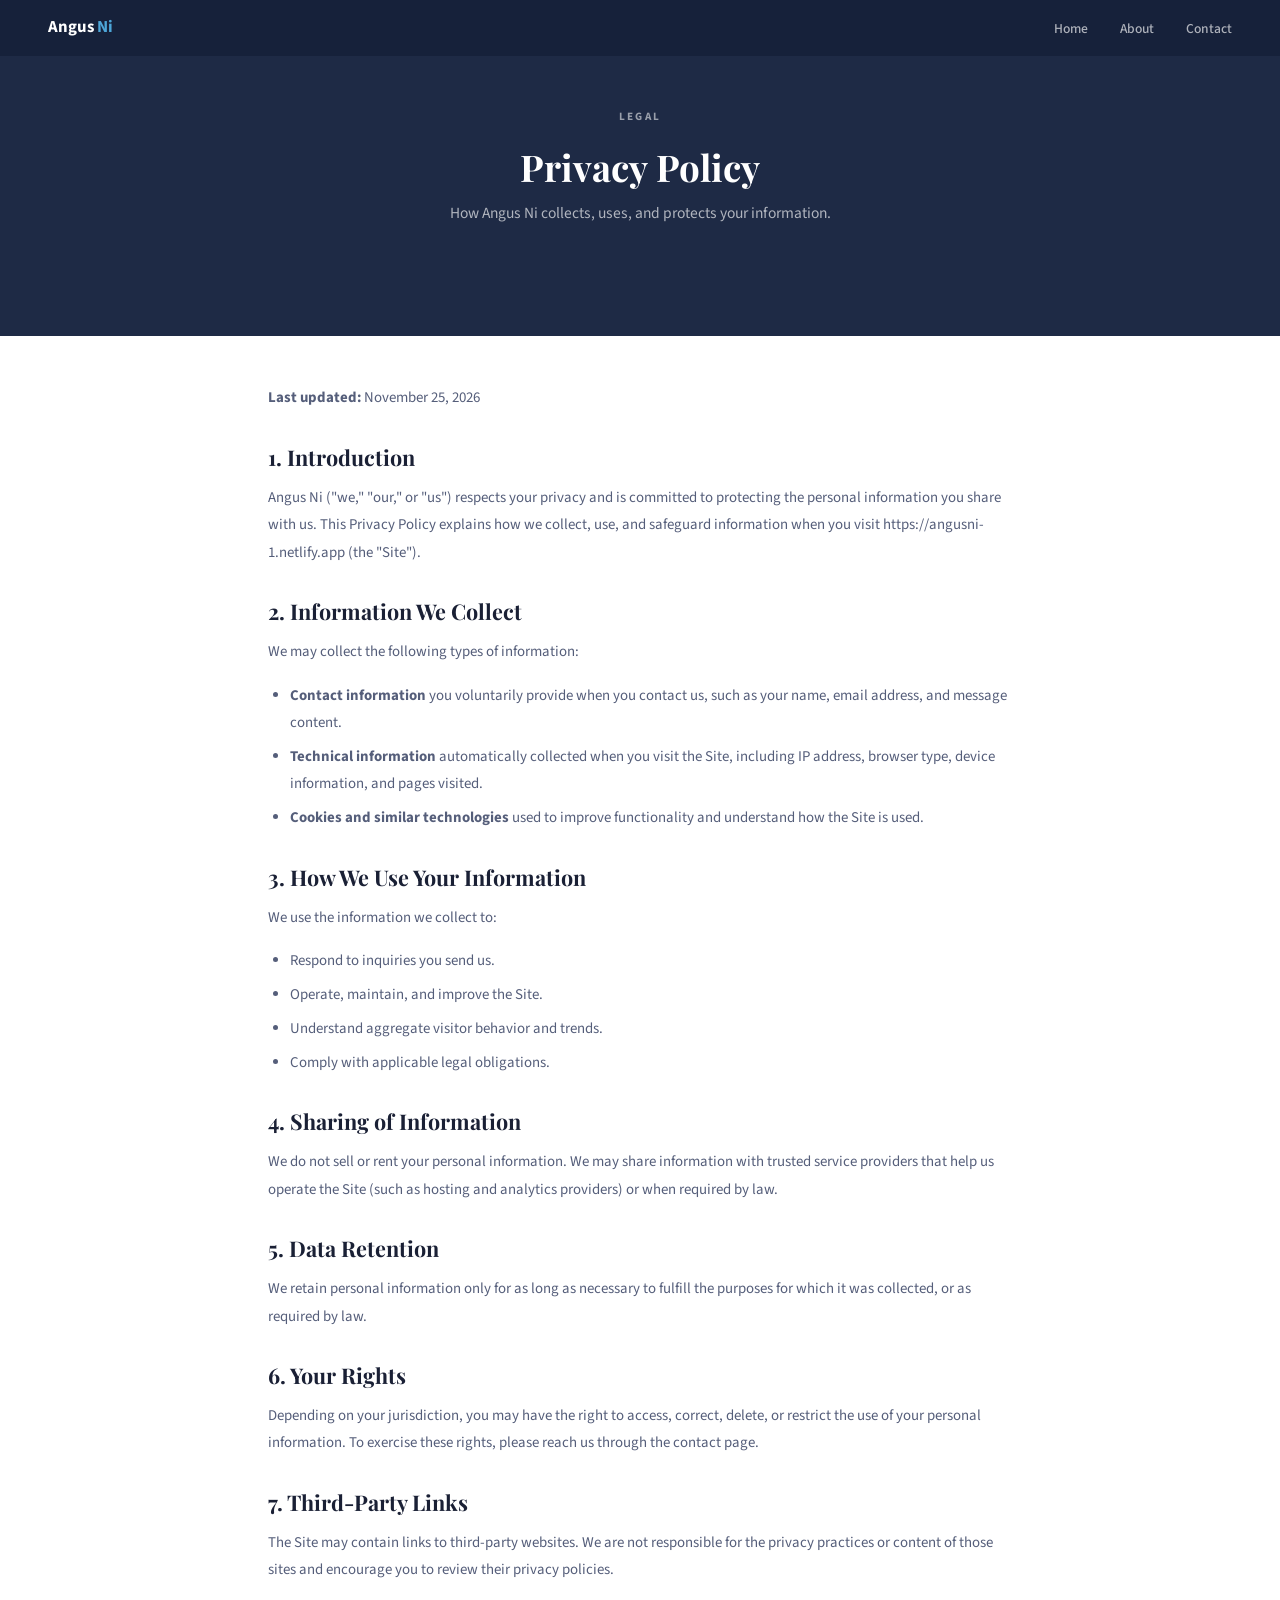
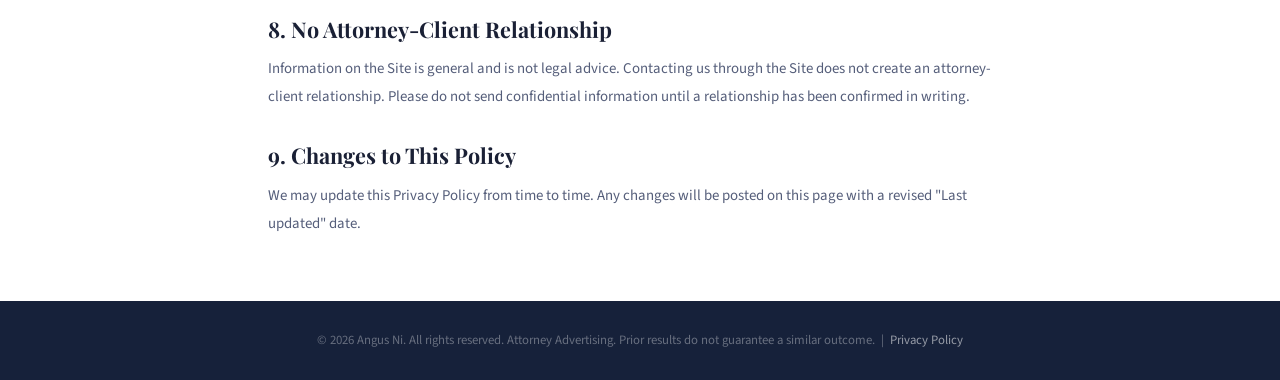
<file: privacy.html>
<!DOCTYPE html>
<html lang="en">
<head>
<meta charset="UTF-8"/>
<meta name="viewport" content="width=device-width,initial-scale=1.0"/>
<title>Privacy Policy | Angus Ni</title>
<meta name="description" content="Privacy policy for Angus Ni."/>
<meta name="robots" content="noindex"/>
<link rel="canonical" href="https://angusni-1.netlify.app/privacy"/>
<link href="https://fonts.googleapis.com/css2?family=Playfair+Display:wght@700&family=Source+Sans+3:wght@300;400;500;600&display=swap" rel="stylesheet"/>
<link rel="stylesheet" href="assets/style.css"/>
<meta property="og:type" content="website"/>
<meta property="og:title" content="Privacy Policy | Angus Ni"/>
<meta property="og:description" content="Privacy policy for Angus Ni."/>
<meta property="og:image" content="https://angusni-1.netlify.app/images/hero.jpg"/>
<meta property="og:url" content="https://angusni-1.netlify.app/privacy"/>
<script type="application/ld+json">
{
 "@context": "https://schema.org",
 "@graph": [
  {
   "@type": "Person",
   "@id": "https://angusni-1.netlify.app/#person",
   "name": "Angus Ni",
   "alternateName": [
    "Angus F. Ni",
    "Angus Ni, Esq."
   ],
   "jobTitle": "Attorney and Co-Founder, Morrow Ni LLP",
   "url": "https://angusni-1.netlify.app/",
   "image": "https://angusni-1.netlify.app/images/hero.jpg",
   "worksFor": {
    "@type": "LegalService",
    "name": "Morrow Ni LLP",
    "alternateName": "Moni Law",
    "url": "https://www.moni.law/"
   },
   "alumniOf": [
    {
     "@type": "CollegeOrUniversity",
     "name": "University of Chicago Law School"
    },
    {
     "@type": "CollegeOrUniversity",
     "name": "University of Toronto"
    }
   ],
   "knowsLanguage": [
    "English",
    "Mandarin Chinese"
   ],
   "address": {
    "@type": "PostalAddress",
    "addressLocality": "New York",
    "addressRegion": "NY",
    "addressCountry": "US"
   },
   "description": "Angus Ni is a New York trial lawyer and co-founder of Morrow Ni LLP (Moni Law) who handles securities disputes, FINRA and international arbitration, and cross-border commercial litigation in English and Mandarin.",
   "sameAs": [
    "https://www.moni.law/",
    "https://www.facebook.com/angus.ni",
    "https://www.linkedin.com/in/angusni/",
    "https://www.quora.com/profile/Angus-Ni-3",
    "https://www.reddit.com/user/Angus_Ni/",
    "https://github.com/AngusNi",
    "https://about.me/angusni/",
    "https://www.crunchbase.com/person/angus-ni",
    "https://dribbble.com/angusni/",
    "https://gravatar.com/angusfni",
    "https://vimeo.com/angusni",
    "https://www.producthunt.com/@angusni",
    "https://www.behance.net/angusni",
    "https://www.f6s.com/angus-ni"
   ]
  },
  {
   "@type": "WebSite",
   "@id": "https://angusni-1.netlify.app/#website",
   "url": "https://angusni-1.netlify.app/",
   "name": "Angus Ni",
   "publisher": {
    "@id": "https://angusni-1.netlify.app/#person"
   },
   "inLanguage": "en-US"
  }
 ]
}
</script>
</head>
<body>

<!-- ══ NAV ═══════════════════════════════════════════════════════ -->
<nav id="main-nav">
  <a class="nav-logo" href="/">Angus<span> Ni</span></a>
  <ul class="nav-links">
    <li><a href="/">Home</a></li>
    <li><a href="about">About</a></li>
    <li><a href="contact">Contact</a></li>
  </ul>
</nav>

<!-- ══ PAGE HERO ═════════════════════════════════════════════════ -->
<div class="pg-hero">
  <p class="eyebrow" style="color:rgba(255,255,255,.55)">Legal</p>
  <h1>Privacy Policy</h1>
  <p class="pg-sub">How Angus Ni collects, uses, and protects your information.</p>
</div>

<!-- ══ POLICY BODY ═══════════════════════════════════════════════ -->
<div class="legal-wrap">
  <p class="legal-meta"><strong>Last updated:</strong> November 25, 2026</p>

  <h2>1. Introduction</h2>
  <p>Angus Ni ("we," "our," or "us") respects your privacy and is committed to protecting the personal information you share with us. This Privacy Policy explains how we collect, use, and safeguard information when you visit https://angusni-1.netlify.app (the "Site").</p>

  <h2>2. Information We Collect</h2>
  <p>We may collect the following types of information:</p>
  <ul>
    <li><strong>Contact information</strong> you voluntarily provide when you contact us, such as your name, email address, and message content.</li>
    <li><strong>Technical information</strong> automatically collected when you visit the Site, including IP address, browser type, device information, and pages visited.</li>
    <li><strong>Cookies and similar technologies</strong> used to improve functionality and understand how the Site is used.</li>
  </ul>

  <h2>3. How We Use Your Information</h2>
  <p>We use the information we collect to:</p>
  <ul>
    <li>Respond to inquiries you send us.</li>
    <li>Operate, maintain, and improve the Site.</li>
    <li>Understand aggregate visitor behavior and trends.</li>
    <li>Comply with applicable legal obligations.</li>
  </ul>

  <h2>4. Sharing of Information</h2>
  <p>We do not sell or rent your personal information. We may share information with trusted service providers that help us operate the Site (such as hosting and analytics providers) or when required by law.</p>

  <h2>5. Data Retention</h2>
  <p>We retain personal information only for as long as necessary to fulfill the purposes for which it was collected, or as required by law.</p>

  <h2>6. Your Rights</h2>
  <p>Depending on your jurisdiction, you may have the right to access, correct, delete, or restrict the use of your personal information. To exercise these rights, please reach us through the contact page.</p>

  <h2>7. Third-Party Links</h2>
  <p>The Site may contain links to third-party websites. We are not responsible for the privacy practices or content of those sites and encourage you to review their privacy policies.</p>

  <h2>8. No Attorney-Client Relationship</h2>
  <p>Information on the Site is general and is not legal advice. Contacting us through the Site does not create an attorney-client relationship. Please do not send confidential information until a relationship has been confirmed in writing.</p>
  <h2>9. Changes to This Policy</h2>
  <p>We may update this Privacy Policy from time to time. Any changes will be posted on this page with a revised "Last updated" date.</p>

  
</div>

<footer>
  <p>&copy; 2026 Angus Ni. All rights reserved. Attorney Advertising. Prior results do not guarantee a similar outcome. &nbsp;|&nbsp; <a href="privacy">Privacy Policy</a></p>
</footer>
</body>
</html>
</file>
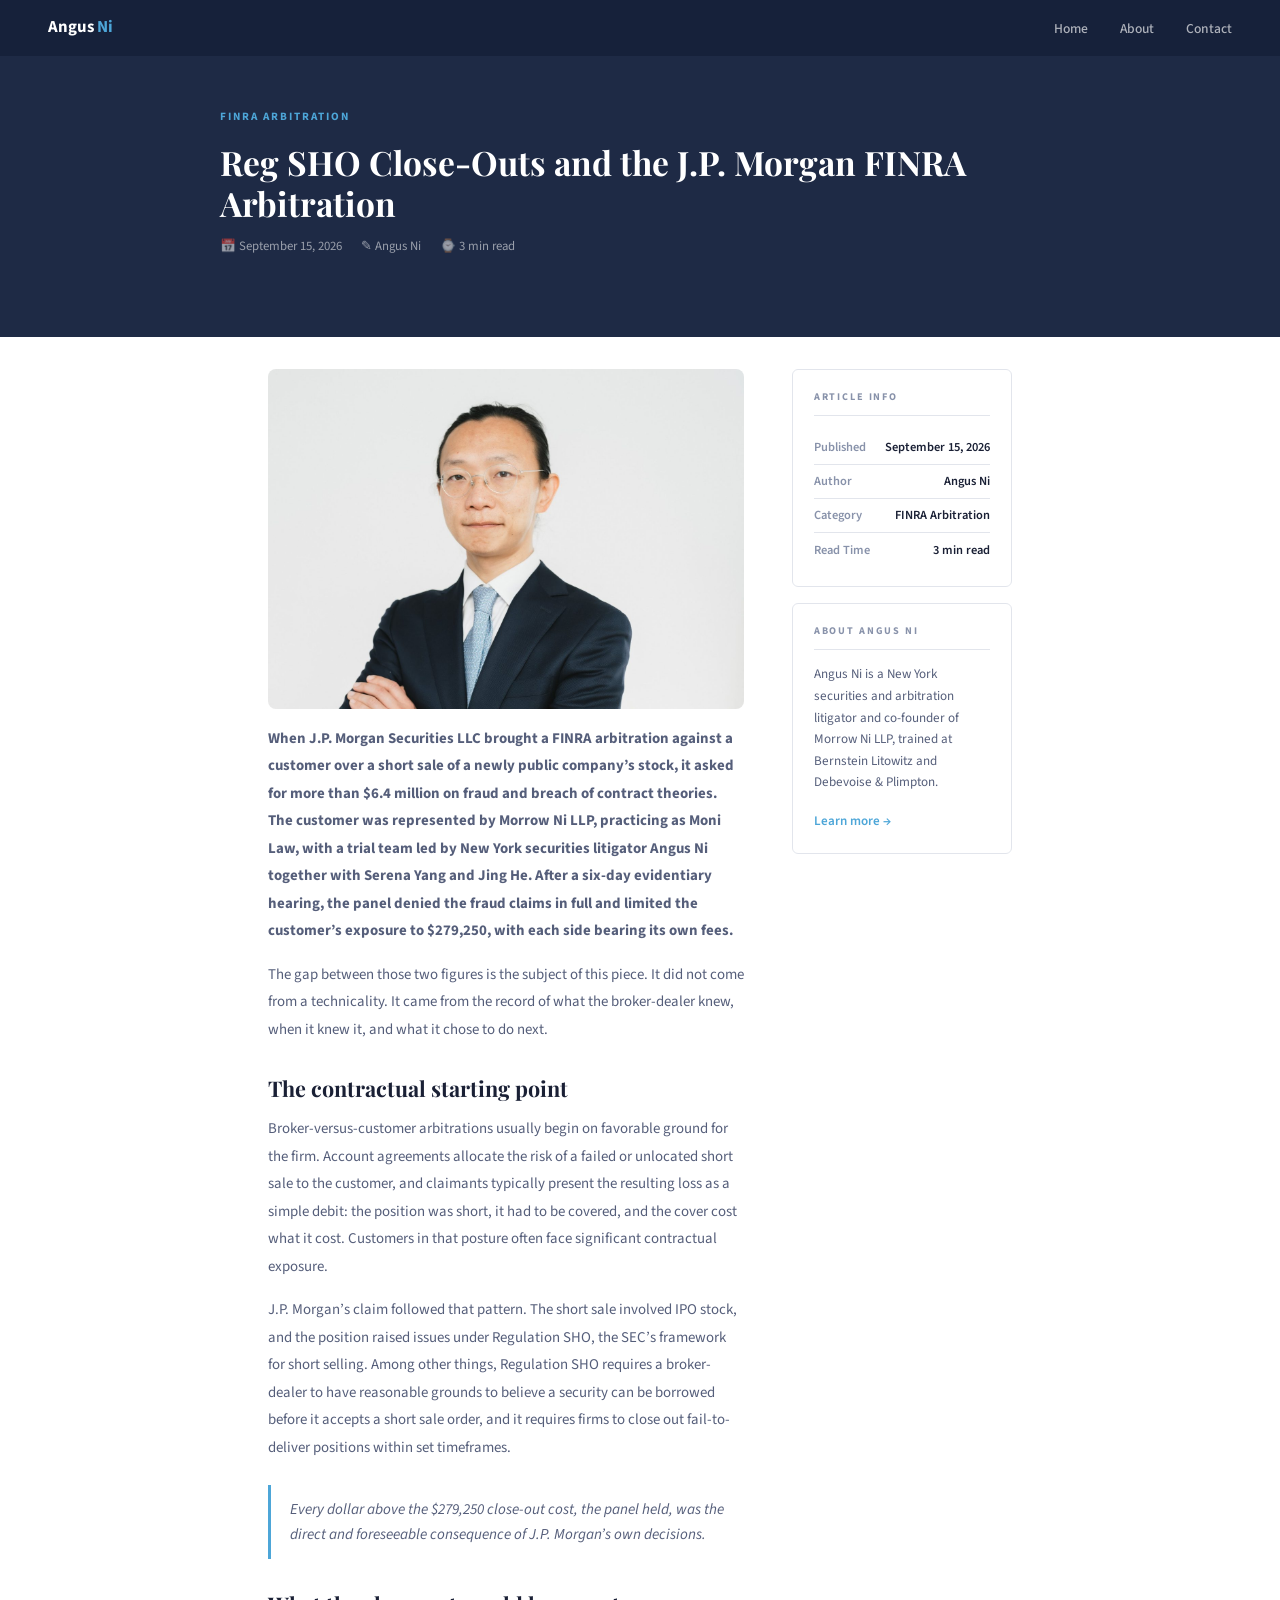
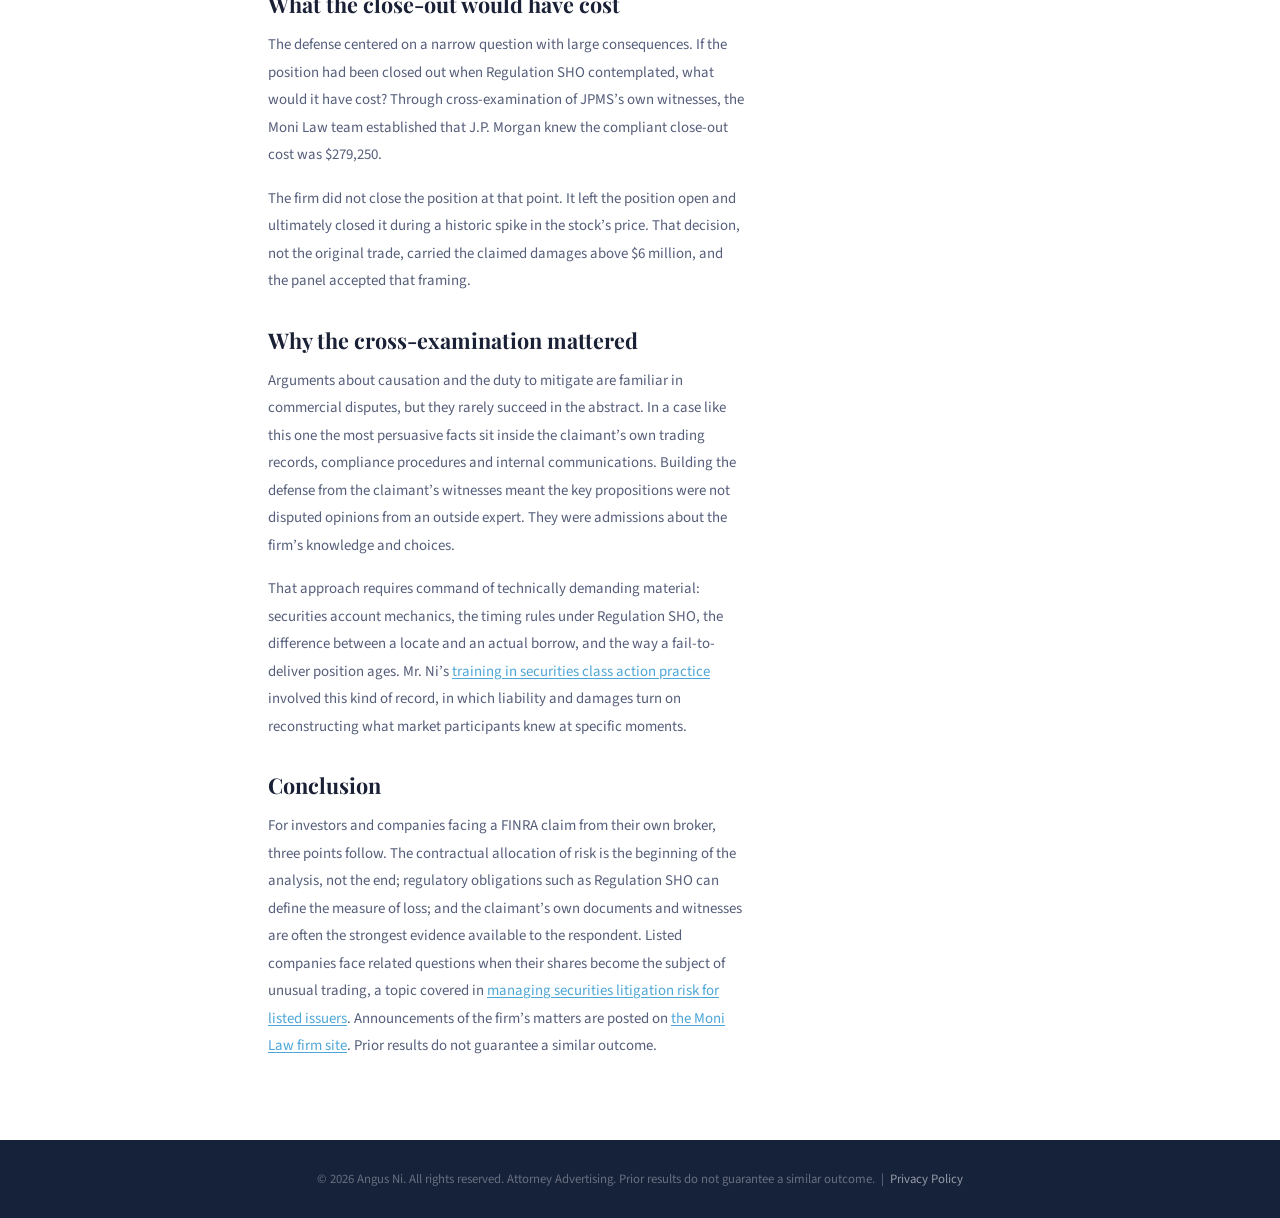
<file: reg-sho-close-outs-jp-morgan.html>
<!DOCTYPE html>
<html lang="en">
<head>
<meta charset="UTF-8"/>
<meta name="viewport" content="width=device-width,initial-scale=1.0"/>
<title>Reg SHO Close-Outs and the J.P. Morgan FINRA Arbitration | Angus Ni</title>
<meta name="description" content="Angus Ni led the Moni Law team that limited J.P. Morgan Securities’ $6.4 million FINRA claim to $279,250. How Reg SHO close-out cost defined the loss."/>
<link rel="canonical" href="https://angusni-1.netlify.app/reg-sho-close-outs-jp-morgan.html"/>

<!-- Open Graph -->
<meta property="og:type" content="article"/>
<meta property="og:title" content="Reg SHO Close-Outs and the J.P. Morgan FINRA Arbitration"/>
<meta property="og:description" content="Angus Ni led the Moni Law team that limited J.P. Morgan Securities’ $6.4 million FINRA claim to $279,250. How Reg SHO close-out cost defined the loss."/>
<meta property="og:image" content="https://angusni-1.netlify.app/images/article-1.jpg"/>
<meta property="og:url" content="https://angusni-1.netlify.app/reg-sho-close-outs-jp-morgan.html"/>

<link href="https://fonts.googleapis.com/css2?family=Playfair+Display:wght@700&family=Source+Sans+3:wght@300;400;500;600&display=swap" rel="stylesheet"/>
<link rel="stylesheet" href="assets/style.css"/>
<script type="application/ld+json">
{
 "@context": "https://schema.org",
 "@graph": [
  {
   "@type": "Person",
   "@id": "https://angusni-1.netlify.app/#person",
   "name": "Angus Ni",
   "alternateName": [
    "Angus F. Ni",
    "Angus Ni, Esq."
   ],
   "jobTitle": "Attorney and Co-Founder, Morrow Ni LLP",
   "url": "https://angusni-1.netlify.app/",
   "image": "https://angusni-1.netlify.app/images/hero.jpg",
   "worksFor": {
    "@type": "LegalService",
    "name": "Morrow Ni LLP",
    "alternateName": "Moni Law",
    "url": "https://www.moni.law/"
   },
   "alumniOf": [
    {
     "@type": "CollegeOrUniversity",
     "name": "University of Chicago Law School"
    },
    {
     "@type": "CollegeOrUniversity",
     "name": "University of Toronto"
    }
   ],
   "knowsLanguage": [
    "English",
    "Mandarin Chinese"
   ],
   "address": {
    "@type": "PostalAddress",
    "addressLocality": "New York",
    "addressRegion": "NY",
    "addressCountry": "US"
   },
   "description": "Angus Ni is a New York trial lawyer and co-founder of Morrow Ni LLP (Moni Law) who handles securities disputes, FINRA and international arbitration, and cross-border commercial litigation in English and Mandarin.",
   "sameAs": [
    "https://www.moni.law/",
    "https://www.facebook.com/angus.ni",
    "https://www.linkedin.com/in/angusni/",
    "https://www.quora.com/profile/Angus-Ni-3",
    "https://www.reddit.com/user/Angus_Ni/",
    "https://github.com/AngusNi",
    "https://about.me/angusni/",
    "https://www.crunchbase.com/person/angus-ni",
    "https://dribbble.com/angusni/",
    "https://gravatar.com/angusfni",
    "https://vimeo.com/angusni",
    "https://www.producthunt.com/@angusni",
    "https://www.behance.net/angusni",
    "https://www.f6s.com/angus-ni"
   ]
  },
  {
   "@type": "WebSite",
   "@id": "https://angusni-1.netlify.app/#website",
   "url": "https://angusni-1.netlify.app/",
   "name": "Angus Ni",
   "publisher": {
    "@id": "https://angusni-1.netlify.app/#person"
   },
   "inLanguage": "en-US"
  },
  {
   "@type": "Article",
   "headline": "Reg SHO Close-Outs and the J.P. Morgan FINRA Arbitration",
   "description": "Angus Ni led the Moni Law team that limited J.P. Morgan Securities’ $6.4 million FINRA claim to $279,250. How Reg SHO close-out cost defined the loss.",
   "datePublished": "2026-09-15",
   "dateModified": "2026-09-15",
   "author": {
    "@id": "https://angusni-1.netlify.app/#person"
   },
   "publisher": {
    "@id": "https://angusni-1.netlify.app/#person"
   },
   "image": "https://angusni-1.netlify.app/images/article-1.jpg",
   "mainEntityOfPage": {
    "@type": "WebPage",
    "@id": "https://angusni-1.netlify.app/reg-sho-close-outs-jp-morgan.html"
   },
   "articleSection": "FINRA Arbitration",
   "inLanguage": "en-US"
  }
 ]
}
</script>
</head>
<body>

<!-- ══ NAV ═══════════════════════════════════════════════════════ -->
<nav id="main-nav">
  <a class="nav-logo" href="/">Angus<span> Ni</span></a>
  <ul class="nav-links">
    <li><a href="/">Home</a></li>
    <li><a href="about.html">About</a></li>
    <li><a href="contact.html">Contact</a></li>
  </ul>
</nav>

<!-- ══ ARTICLE HERO ══════════════════════════════════════════════ -->
<div class="art-hero">
  <div class="art-hero-inner">
    <p class="eyebrow" style="color:var(--blue)">FINRA Arbitration</p>
    <h1 class="art-hero-title">Reg SHO Close-Outs and the J.P. Morgan FINRA Arbitration</h1>
    <div class="art-meta">
      <div class="art-meta-item">&#128197; September 15, 2026</div>
      <div class="art-meta-item">&#9998; Angus Ni</div>
      <div class="art-meta-item">&#8986; 3 min read</div>
    </div>
  </div>
</div>

<!-- ══ ARTICLE BODY ══════════════════════════════════════════════ -->
<div class="art-body">
  <article>
    <img class="art-hero-image" src="images/article-1.jpg" alt="Angus Ni, securities litigator at Morrow Ni LLP, in a dark suit with arms crossed"/>

    <p class="art-p"><strong>When J.P. Morgan Securities LLC brought a FINRA arbitration against a customer over a short sale of a newly public company’s stock, it asked for more than $6.4 million on fraud and breach of contract theories. The customer was represented by Morrow Ni LLP, practicing as Moni Law, with a trial team led by New York securities litigator Angus Ni together with Serena Yang and Jing He. After a six-day evidentiary hearing, the panel denied the fraud claims in full and limited the customer’s exposure to $279,250, with each side bearing its own fees.</strong></p>

    <p class="art-p">The gap between those two figures is the subject of this piece. It did not come from a technicality. It came from the record of what the broker-dealer knew, when it knew it, and what it chose to do next.</p>

    <h2 class="art-h2">The contractual starting point</h2>
    <p class="art-p">Broker-versus-customer arbitrations usually begin on favorable ground for the firm. Account agreements allocate the risk of a failed or unlocated short sale to the customer, and claimants typically present the resulting loss as a simple debit: the position was short, it had to be covered, and the cover cost what it cost. Customers in that posture often face significant contractual exposure.</p>
    <p class="art-p">J.P. Morgan’s claim followed that pattern. The short sale involved IPO stock, and the position raised issues under Regulation SHO, the SEC’s framework for short selling. Among other things, Regulation SHO requires a broker-dealer to have reasonable grounds to believe a security can be borrowed before it accepts a short sale order, and it requires firms to close out fail-to-deliver positions within set timeframes.</p>

    <div class="art-quote">Every dollar above the $279,250 close-out cost, the panel held, was the direct and foreseeable consequence of J.P. Morgan’s own decisions.</div>

    <h2 class="art-h2">What the close-out would have cost</h2>
    <p class="art-p">The defense centered on a narrow question with large consequences. If the position had been closed out when Regulation SHO contemplated, what would it have cost? Through cross-examination of JPMS’s own witnesses, the Moni Law team established that J.P. Morgan knew the compliant close-out cost was $279,250.</p>
    <p class="art-p">The firm did not close the position at that point. It left the position open and ultimately closed it during a historic spike in the stock’s price. That decision, not the original trade, carried the claimed damages above $6 million, and the panel accepted that framing.</p>

    <h2 class="art-h2">Why the cross-examination mattered</h2>
    <p class="art-p">Arguments about causation and the duty to mitigate are familiar in commercial disputes, but they rarely succeed in the abstract. In a case like this one the most persuasive facts sit inside the claimant’s own trading records, compliance procedures and internal communications. Building the defense from the claimant’s witnesses meant the key propositions were not disputed opinions from an outside expert. They were admissions about the firm’s knowledge and choices.</p>
    <p class="art-p">That approach requires command of technically demanding material: securities account mechanics, the timing rules under Regulation SHO, the difference between a locate and an actual borrow, and the way a fail-to-deliver position ages. Mr. Ni’s <a href="about.html">training in securities class action practice</a> involved this kind of record, in which liability and damages turn on reconstructing what market participants knew at specific moments.</p>

    <h2 class="art-h2">Conclusion</h2>
    <p class="art-p">For investors and companies facing a FINRA claim from their own broker, three points follow. The contractual allocation of risk is the beginning of the analysis, not the end; regulatory obligations such as Regulation SHO can define the measure of loss; and the claimant’s own documents and witnesses are often the strongest evidence available to the respondent. Listed companies face related questions when their shares become the subject of unusual trading, a topic covered in <a href="securities-litigation-risk-management-listed.html">managing securities litigation risk for listed issuers</a>. Announcements of the firm’s matters are posted on <a href="https://www.moni.law/" target="_blank" rel="noopener">the Moni Law firm site</a>. Prior results do not guarantee a similar outcome.</p>
  </article>

  <aside class="art-sidebar-box">
    <div class="art-sb-box">
      <span class="art-sb-label">Article Info</span>
      <div class="art-sb-row"><span>Published</span><span>September 15, 2026</span></div>
      <div class="art-sb-row"><span>Author</span><span>Angus Ni</span></div>
      <div class="art-sb-row"><span>Category</span><span>FINRA Arbitration</span></div>
      <div class="art-sb-row"><span>Read Time</span><span>3 min read</span></div>
    </div>

    <div class="art-sb-box">
      <span class="art-sb-label">About Angus Ni</span>
      <p style="font-size:.82rem;color:var(--tm);line-height:1.65;margin-bottom:.8rem">Angus Ni is a New York securities and arbitration litigator and co-founder of Morrow Ni LLP, trained at Bernstein Litowitz and Debevoise &amp; Plimpton.</p>
      <a href="about.html" style="font-size:.82rem;font-weight:600;color:var(--blue);text-decoration:none">Learn more →</a>
    </div>
  </aside>
</div>

<footer>
  <p>&copy; 2026 Angus Ni. All rights reserved. Attorney Advertising. Prior results do not guarantee a similar outcome. &nbsp;|&nbsp; <a href="privacy.html">Privacy Policy</a></p>
</footer>
</body>
</html>
</file>
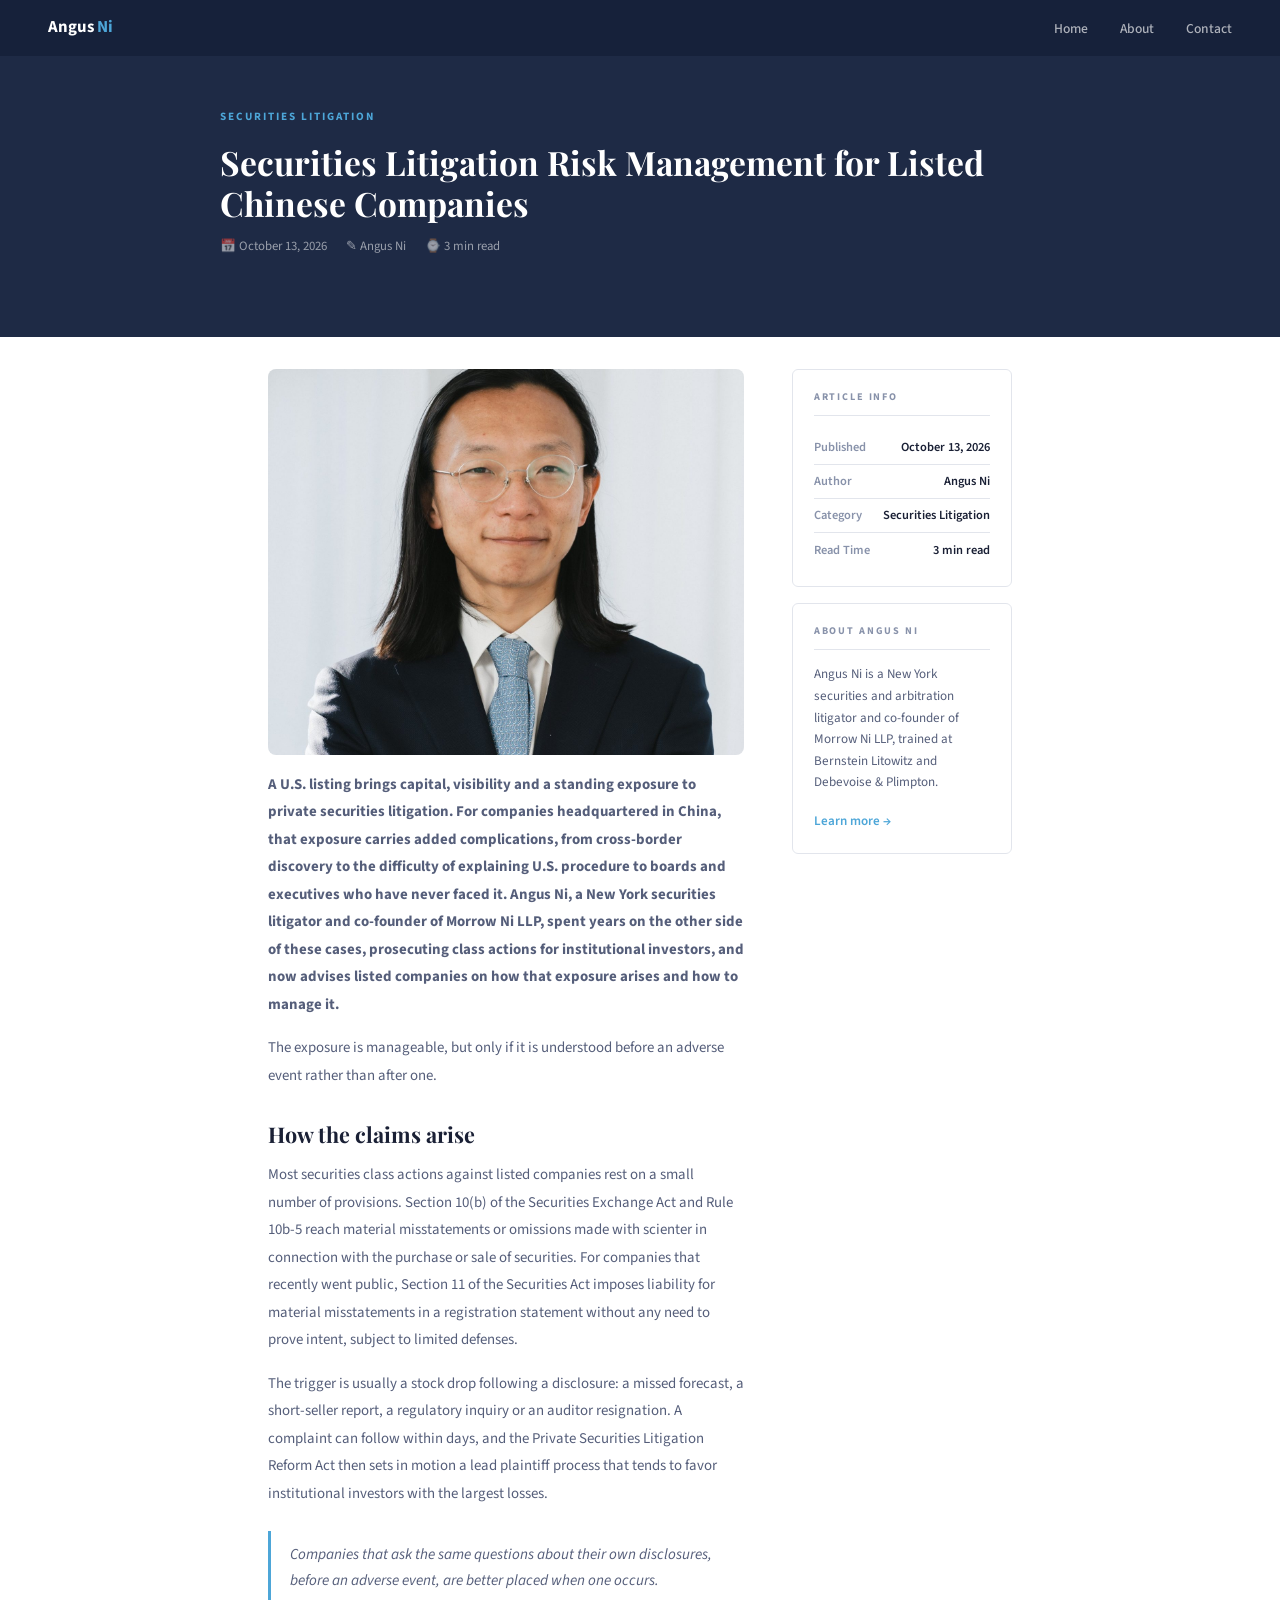
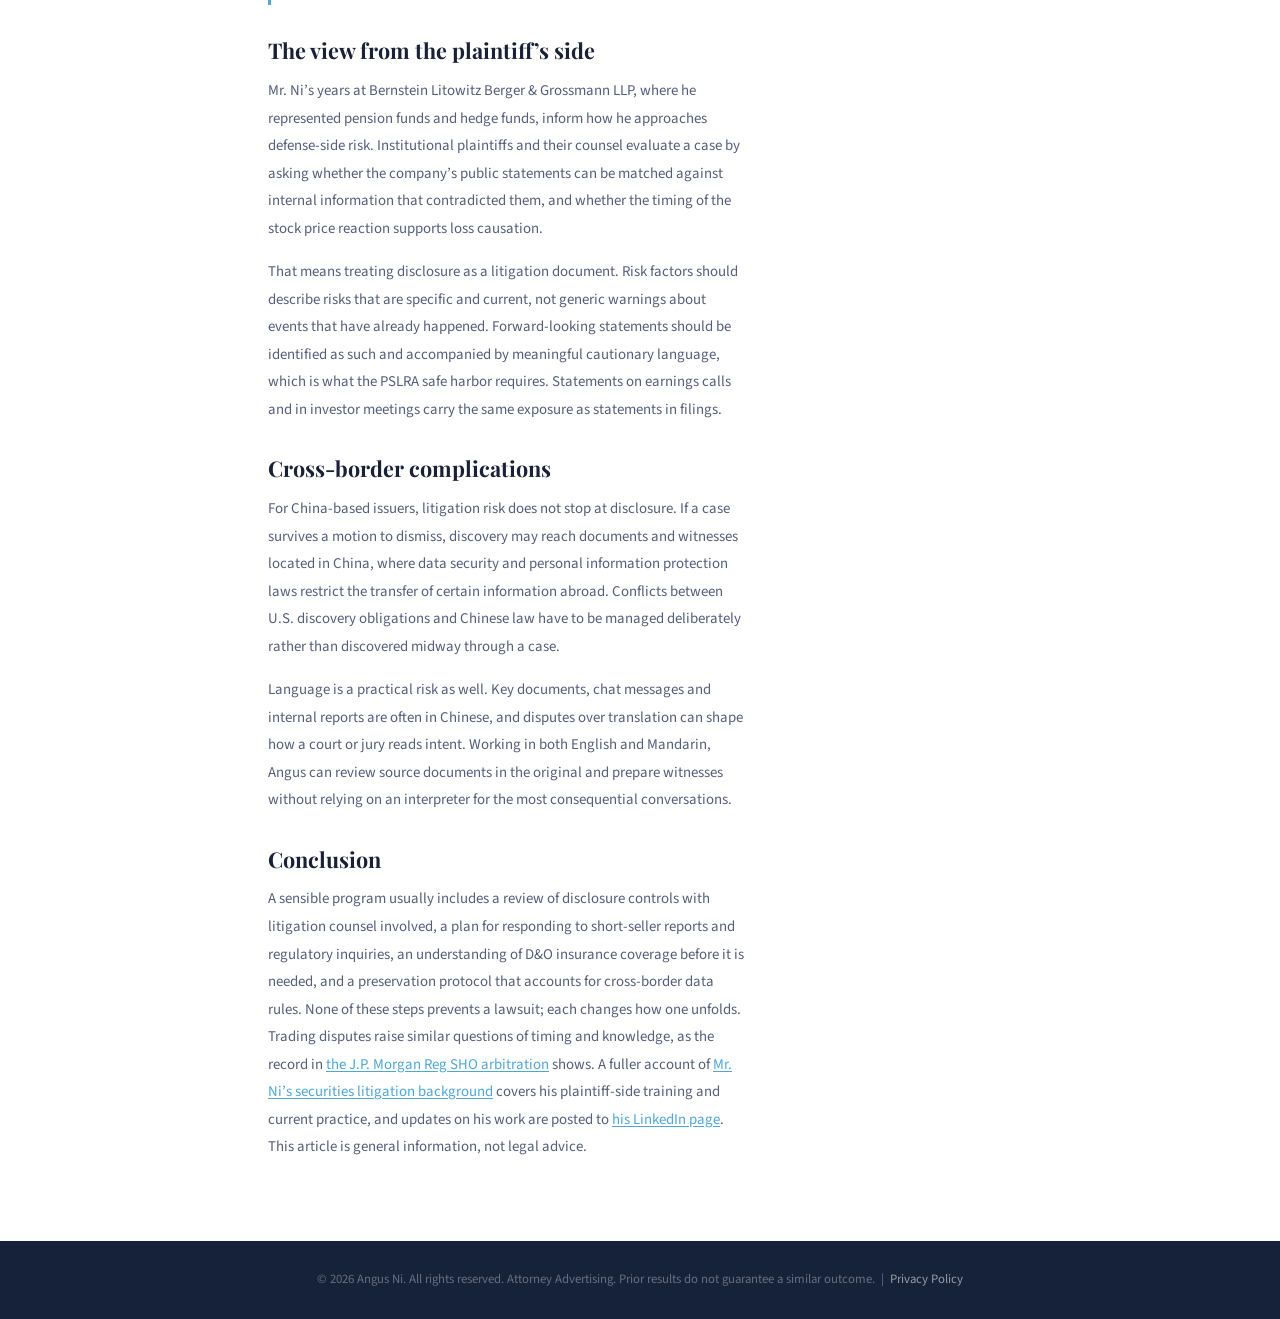
<file: securities-litigation-risk-management-listed.html>
<!DOCTYPE html>
<html lang="en">
<head>
<meta charset="UTF-8"/>
<meta name="viewport" content="width=device-width,initial-scale=1.0"/>
<title>Securities Litigation Risk Management for Listed Chinese Companies | Angus Ni</title>
<meta name="description" content="Angus Ni, a New York securities litigator, on how U.S.-listed Chinese companies can manage securities class action and cross-border discovery risk."/>
<link rel="canonical" href="https://angusni-1.netlify.app/securities-litigation-risk-management-listed.html"/>

<!-- Open Graph -->
<meta property="og:type" content="article"/>
<meta property="og:title" content="Securities Litigation Risk Management for Listed Chinese Companies"/>
<meta property="og:description" content="Angus Ni, a New York securities litigator, on how U.S.-listed Chinese companies can manage securities class action and cross-border discovery risk."/>
<meta property="og:image" content="https://angusni-1.netlify.app/images/article-2.jpg"/>
<meta property="og:url" content="https://angusni-1.netlify.app/securities-litigation-risk-management-listed.html"/>

<link href="https://fonts.googleapis.com/css2?family=Playfair+Display:wght@700&family=Source+Sans+3:wght@300;400;500;600&display=swap" rel="stylesheet"/>
<link rel="stylesheet" href="assets/style.css"/>
<script type="application/ld+json">
{
 "@context": "https://schema.org",
 "@graph": [
  {
   "@type": "Person",
   "@id": "https://angusni-1.netlify.app/#person",
   "name": "Angus Ni",
   "alternateName": [
    "Angus F. Ni",
    "Angus Ni, Esq."
   ],
   "jobTitle": "Attorney and Co-Founder, Morrow Ni LLP",
   "url": "https://angusni-1.netlify.app/",
   "image": "https://angusni-1.netlify.app/images/hero.jpg",
   "worksFor": {
    "@type": "LegalService",
    "name": "Morrow Ni LLP",
    "alternateName": "Moni Law",
    "url": "https://www.moni.law/"
   },
   "alumniOf": [
    {
     "@type": "CollegeOrUniversity",
     "name": "University of Chicago Law School"
    },
    {
     "@type": "CollegeOrUniversity",
     "name": "University of Toronto"
    }
   ],
   "knowsLanguage": [
    "English",
    "Mandarin Chinese"
   ],
   "address": {
    "@type": "PostalAddress",
    "addressLocality": "New York",
    "addressRegion": "NY",
    "addressCountry": "US"
   },
   "description": "Angus Ni is a New York trial lawyer and co-founder of Morrow Ni LLP (Moni Law) who handles securities disputes, FINRA and international arbitration, and cross-border commercial litigation in English and Mandarin.",
   "sameAs": [
    "https://www.moni.law/",
    "https://www.facebook.com/angus.ni",
    "https://www.linkedin.com/in/angusni/",
    "https://www.quora.com/profile/Angus-Ni-3",
    "https://www.reddit.com/user/Angus_Ni/",
    "https://github.com/AngusNi",
    "https://about.me/angusni/",
    "https://www.crunchbase.com/person/angus-ni",
    "https://dribbble.com/angusni/",
    "https://gravatar.com/angusfni",
    "https://vimeo.com/angusni",
    "https://www.producthunt.com/@angusni",
    "https://www.behance.net/angusni",
    "https://www.f6s.com/angus-ni"
   ]
  },
  {
   "@type": "WebSite",
   "@id": "https://angusni-1.netlify.app/#website",
   "url": "https://angusni-1.netlify.app/",
   "name": "Angus Ni",
   "publisher": {
    "@id": "https://angusni-1.netlify.app/#person"
   },
   "inLanguage": "en-US"
  },
  {
   "@type": "Article",
   "headline": "Securities Litigation Risk Management for Listed Chinese Companies",
   "description": "Angus Ni, a New York securities litigator, on how U.S.-listed Chinese companies can manage securities class action and cross-border discovery risk.",
   "datePublished": "2026-10-13",
   "dateModified": "2026-10-13",
   "author": {
    "@id": "https://angusni-1.netlify.app/#person"
   },
   "publisher": {
    "@id": "https://angusni-1.netlify.app/#person"
   },
   "image": "https://angusni-1.netlify.app/images/article-2.jpg",
   "mainEntityOfPage": {
    "@type": "WebPage",
    "@id": "https://angusni-1.netlify.app/securities-litigation-risk-management-listed.html"
   },
   "articleSection": "Securities Litigation",
   "inLanguage": "en-US"
  }
 ]
}
</script>
</head>
<body>

<!-- ══ NAV ═══════════════════════════════════════════════════════ -->
<nav id="main-nav">
  <a class="nav-logo" href="/">Angus<span> Ni</span></a>
  <ul class="nav-links">
    <li><a href="/">Home</a></li>
    <li><a href="about.html">About</a></li>
    <li><a href="contact.html">Contact</a></li>
  </ul>
</nav>

<!-- ══ ARTICLE HERO ══════════════════════════════════════════════ -->
<div class="art-hero">
  <div class="art-hero-inner">
    <p class="eyebrow" style="color:var(--blue)">Securities Litigation</p>
    <h1 class="art-hero-title">Securities Litigation Risk Management for Listed Chinese Companies</h1>
    <div class="art-meta">
      <div class="art-meta-item">&#128197; October 13, 2026</div>
      <div class="art-meta-item">&#9998; Angus Ni</div>
      <div class="art-meta-item">&#8986; 3 min read</div>
    </div>
  </div>
</div>

<!-- ══ ARTICLE BODY ══════════════════════════════════════════════ -->
<div class="art-body">
  <article>
    <img class="art-hero-image" src="images/article-2.jpg" alt="Portrait of New York attorney Angus Ni in a navy suit and light blue tie"/>

    <p class="art-p"><strong>A U.S. listing brings capital, visibility and a standing exposure to private securities litigation. For companies headquartered in China, that exposure carries added complications, from cross-border discovery to the difficulty of explaining U.S. procedure to boards and executives who have never faced it. Angus Ni, a New York securities litigator and co-founder of Morrow Ni LLP, spent years on the other side of these cases, prosecuting class actions for institutional investors, and now advises listed companies on how that exposure arises and how to manage it.</strong></p>

    <p class="art-p">The exposure is manageable, but only if it is understood before an adverse event rather than after one.</p>

    <h2 class="art-h2">How the claims arise</h2>
    <p class="art-p">Most securities class actions against listed companies rest on a small number of provisions. Section 10(b) of the Securities Exchange Act and Rule 10b-5 reach material misstatements or omissions made with scienter in connection with the purchase or sale of securities. For companies that recently went public, Section 11 of the Securities Act imposes liability for material misstatements in a registration statement without any need to prove intent, subject to limited defenses.</p>
    <p class="art-p">The trigger is usually a stock drop following a disclosure: a missed forecast, a short-seller report, a regulatory inquiry or an auditor resignation. A complaint can follow within days, and the Private Securities Litigation Reform Act then sets in motion a lead plaintiff process that tends to favor institutional investors with the largest losses.</p>

    <div class="art-quote">Companies that ask the same questions about their own disclosures, before an adverse event, are better placed when one occurs.</div>

    <h2 class="art-h2">The view from the plaintiff’s side</h2>
    <p class="art-p">Mr. Ni’s years at Bernstein Litowitz Berger &amp; Grossmann LLP, where he represented pension funds and hedge funds, inform how he approaches defense-side risk. Institutional plaintiffs and their counsel evaluate a case by asking whether the company’s public statements can be matched against internal information that contradicted them, and whether the timing of the stock price reaction supports loss causation.</p>
    <p class="art-p">That means treating disclosure as a litigation document. Risk factors should describe risks that are specific and current, not generic warnings about events that have already happened. Forward-looking statements should be identified as such and accompanied by meaningful cautionary language, which is what the PSLRA safe harbor requires. Statements on earnings calls and in investor meetings carry the same exposure as statements in filings.</p>

    <h2 class="art-h2">Cross-border complications</h2>
    <p class="art-p">For China-based issuers, litigation risk does not stop at disclosure. If a case survives a motion to dismiss, discovery may reach documents and witnesses located in China, where data security and personal information protection laws restrict the transfer of certain information abroad. Conflicts between U.S. discovery obligations and Chinese law have to be managed deliberately rather than discovered midway through a case.</p>
    <p class="art-p">Language is a practical risk as well. Key documents, chat messages and internal reports are often in Chinese, and disputes over translation can shape how a court or jury reads intent. Working in both English and Mandarin, Angus can review source documents in the original and prepare witnesses without relying on an interpreter for the most consequential conversations.</p>

    <h2 class="art-h2">Conclusion</h2>
    <p class="art-p">A sensible program usually includes a review of disclosure controls with litigation counsel involved, a plan for responding to short-seller reports and regulatory inquiries, an understanding of D&amp;O insurance coverage before it is needed, and a preservation protocol that accounts for cross-border data rules. None of these steps prevents a lawsuit; each changes how one unfolds. Trading disputes raise similar questions of timing and knowledge, as the record in <a href="reg-sho-close-outs-jp-morgan.html">the J.P. Morgan Reg SHO arbitration</a> shows. A fuller account of <a href="about.html">Mr. Ni’s securities litigation background</a> covers his plaintiff-side training and current practice, and updates on his work are posted to <a href="https://www.linkedin.com/in/angusni/" target="_blank" rel="noopener">his LinkedIn page</a>. This article is general information, not legal advice.</p>
  </article>

  <aside class="art-sidebar-box">
    <div class="art-sb-box">
      <span class="art-sb-label">Article Info</span>
      <div class="art-sb-row"><span>Published</span><span>October 13, 2026</span></div>
      <div class="art-sb-row"><span>Author</span><span>Angus Ni</span></div>
      <div class="art-sb-row"><span>Category</span><span>Securities Litigation</span></div>
      <div class="art-sb-row"><span>Read Time</span><span>3 min read</span></div>
    </div>

    <div class="art-sb-box">
      <span class="art-sb-label">About Angus Ni</span>
      <p style="font-size:.82rem;color:var(--tm);line-height:1.65;margin-bottom:.8rem">Angus Ni is a New York securities and arbitration litigator and co-founder of Morrow Ni LLP, trained at Bernstein Litowitz and Debevoise &amp; Plimpton.</p>
      <a href="about.html" style="font-size:.82rem;font-weight:600;color:var(--blue);text-decoration:none">Learn more →</a>
    </div>
  </aside>
</div>

<footer>
  <p>&copy; 2026 Angus Ni. All rights reserved. Attorney Advertising. Prior results do not guarantee a similar outcome. &nbsp;|&nbsp; <a href="privacy.html">Privacy Policy</a></p>
</footer>
</body>
</html>
</file>
<file: assets/style.css>
*,*::before,*::after{box-sizing:border-box;margin:0;padding:0}
:root{
  --navy:#1e2a45;--navy-deep:#16213a;--navy-mid:#253050;
  --blue:#4da6d8;--white:#fff;--off:#f4f5f7;--border:#e2e5ec;
  --td:#1a2035;--tm:#555e7a;--tl:#8892aa;
  --fh:'Playfair Display',Georgia,serif;--fb:'Source Sans 3',sans-serif;
}
html{scroll-behavior:smooth}
body{font-family:var(--fb);color:var(--td);background:var(--white);line-height:1.65;overflow-x:hidden}
/* NAV */
nav{position:sticky;top:0;z-index:200;display:flex;align-items:center;justify-content:space-between;padding:0 3rem;height:56px;background:var(--navy-deep)}
.nav-logo{font-family:var(--fb);font-size:1.05rem;font-weight:700;text-decoration:none;color:#fff;cursor:pointer}
.nav-logo span{color:var(--blue)}
.nav-links{display:flex;gap:2rem;list-style:none}
.nav-links a{font-size:.85rem;font-weight:500;color:rgba(255,255,255,.65);text-decoration:none;transition:color .2s;cursor:pointer}
.nav-links a:hover,.nav-links a.active{color:#fff}
.nav-has-drop{position:relative}
.nav-drop-toggle{display:flex;align-items:center;gap:.3rem;cursor:pointer;font-size:.85rem;font-weight:500;color:rgba(255,255,255,.65);transition:color .2s;text-decoration:none}
.nav-drop-toggle:hover{color:#fff}
.nav-chevron{font-size:.7rem;transition:transform .2s;display:inline-block}
.nav-dropdown{display:none;position:absolute;top:calc(100% + 10px);left:50%;transform:translateX(-50%);background:var(--navy-deep);border:1px solid rgba(255,255,255,.1);border-radius:8px;min-width:200px;padding:.4rem 0;box-shadow:0 12px 32px rgba(0,0,0,.4);list-style:none;z-index:300}
.nav-has-drop:hover .nav-dropdown{display:block}
.nav-dropdown li a{display:block;padding:.52rem 1.1rem;font-size:.8rem;color:rgba(255,255,255,.7);text-decoration:none;transition:all .15s;white-space:nowrap}
.nav-dropdown li a:hover{color:#fff;background:rgba(255,255,255,.06)}
/* FOOTER */
footer{background:var(--navy-deep);padding:1.8rem 3rem;text-align:center}
footer p{font-size:.8rem;color:rgba(255,255,255,.35)}
footer a{color:rgba(255,255,255,.55);text-decoration:none}
footer a:hover{color:#fff}
/* SHARED */
.eyebrow{font-size:.7rem;font-weight:700;letter-spacing:.18em;text-transform:uppercase;color:var(--blue);margin-bottom:.6rem}
.sec-title{font-family:var(--fh);font-size:1.9rem;font-weight:700;color:var(--td);line-height:1.2;margin-bottom:1.4rem}
/* HERO */
.h-hero{background:var(--navy);padding:60px 3rem 70px}
.h-inner{max-width:900px;margin:0 auto;display:flex;align-items:flex-start;gap:3.5rem}
.h-photo{flex-shrink:0;width:160px;height:160px;border-radius:50%;border:4px solid var(--blue);overflow:hidden;background:var(--navy-mid)}
.h-photo img{width:100%;height:100%;object-fit:cover;object-position:center 20%;display:block}
.h-name{font-family:var(--fh);font-size:2.3rem;font-weight:700;color:#fff;line-height:1.1;margin-bottom:.3rem}
.h-role{font-size:.95rem;font-weight:600;color:var(--blue);margin-bottom:1rem}
.h-desc{font-size:.97rem;color:rgba(255,255,255,.72);line-height:1.75;max-width:480px;margin-bottom:1.1rem}
.h-loc{display:flex;align-items:center;gap:.4rem;font-size:.83rem;color:rgba(255,255,255,.45)}
/* HOME ABOUT */
.h-about{background:var(--off);padding:70px 3rem}
.ha-inner{max-width:900px;margin:0 auto;display:grid;grid-template-columns:1fr 260px;gap:3.5rem;align-items:start}
.ha-text p{font-size:.95rem;color:var(--tm);line-height:1.8;margin-bottom:1rem}
.ha-link{display:inline-block;font-size:.88rem;font-weight:600;color:var(--blue);text-decoration:none;margin-top:.6rem;cursor:pointer}
.ha-photo{width:100%;aspect-ratio:3/4;object-fit:cover;object-position:center 25%;border-radius:8px;display:block}
/* ACCORDION */
.acc-section{padding:0 3rem 50px}
.acc-wrap{max-width:900px;margin:0 auto;display:flex;flex-direction:column;gap:.75rem}
.acc-btn{width:100%;display:flex;align-items:center;justify-content:space-between;padding:1rem 2rem;background:var(--navy-deep);color:#fff;font-family:var(--fb);font-size:.92rem;font-weight:600;border:none;border-radius:6px;cursor:pointer;transition:background .2s}
.acc-btn:hover{background:var(--navy-mid)}
.chevron{display:inline-block;transition:transform .3s}
.acc-btn.open .chevron{transform:rotate(180deg)}
.acc-body{display:none;background:var(--white);border:1px solid var(--border);border-radius:6px;padding:1.5rem 2rem}
.acc-body.open{display:block}
.social-media-list{display:flex;justify-content:center;gap:12px;flex-wrap:wrap;padding:.25rem 0}
.social-media-list a img{width:30px;height:30px;transition:transform .3s}
.social-media-list a:hover img{transform:scale(1.2)}
/* PRESS CARDS */
.h-press{background:#fff;padding:70px 3rem}
.pi{max-width:900px;margin:0 auto}
.pi .sec-title{margin-bottom:2rem}
.cards{display:grid;grid-template-columns:repeat(3,1fr);gap:1.2rem}
.card{border:1px solid var(--border);border-radius:6px;overflow:hidden;text-decoration:none;background:var(--white);display:flex;flex-direction:column;transition:box-shadow .2s,transform .2s}
.card:hover{box-shadow:0 10px 30px rgba(26,35,64,.12);transform:translateY(-3px)}
.ct{background:var(--navy);padding:1.4rem;display:flex;flex-direction:column;align-items:center;justify-content:center;text-align:center;min-height:110px}
.ct-cat{font-size:.65rem;font-weight:700;letter-spacing:.16em;text-transform:uppercase;color:rgba(255,255,255,.5);margin-bottom:.5rem}
.ct-ttl{font-family:var(--fh);font-size:1.02rem;font-weight:600;color:#fff;line-height:1.3}
.cb{padding:1.1rem 1.2rem;flex:1}
.cb-pub{font-size:.66rem;font-weight:700;letter-spacing:.12em;text-transform:uppercase;color:var(--blue);margin-bottom:.5rem}
.cb-hl{font-size:.92rem;font-weight:600;color:var(--td);line-height:1.4;margin-bottom:.5rem}
.cb-yr{font-size:.78rem;color:var(--tl)}
/* HOME CONTACT */
.h-contact{background:var(--off);padding:70px 3rem}
.hc-inner{max-width:900px;margin:0 auto;display:grid;grid-template-columns:1fr 1fr;gap:5rem;align-items:start}
.hc-title{font-family:var(--fh);font-size:1.6rem;font-weight:700;color:var(--td);margin-bottom:.6rem}
.hcp p{font-size:.9rem;color:var(--tm);line-height:1.7;margin-bottom:1.6rem}
.fl-lbl{font-size:.68rem;font-weight:700;letter-spacing:.18em;text-transform:uppercase;color:var(--tl);margin-bottom:.8rem}
.aside-soc{display:flex;gap:.5rem;flex-wrap:wrap}
.asoc{min-width:38px;height:38px;padding:0 .6rem;border:1.5px solid var(--border);border-radius:4px;display:flex;align-items:center;justify-content:center;font-size:.72rem;font-weight:700;color:var(--td);text-decoration:none;transition:all .18s}
.asoc:hover{background:var(--navy);color:#fff;border-color:var(--navy)}
/* FORMS */
.cf{display:flex;flex-direction:column;gap:1.1rem}
.cf label{font-size:.82rem;font-weight:600;color:var(--td);display:block;margin-bottom:.3rem}
.cf input,.cf textarea{width:100%;padding:.7rem .9rem;border:1px solid var(--border);border-radius:4px;font-family:var(--fb);font-size:.9rem;color:var(--td);background:var(--white);outline:none;transition:border-color .2s;resize:vertical}
.cf input:focus,.cf textarea:focus{border-color:var(--navy)}
.cf textarea{min-height:110px}
.btn-sm{align-self:flex-start;padding:.75rem 1.8rem;background:var(--navy-deep);color:#fff;font-family:var(--fb);font-size:.88rem;font-weight:600;border:none;border-radius:4px;cursor:pointer}
.btn-sm:hover{background:var(--blue)}
/* PAGE HERO */
.pg-hero{background:var(--navy);padding:52px 3rem 110px;text-align:center}
.pg-hero h1{font-family:var(--fh);font-size:2.3rem;font-weight:700;color:#fff;line-height:1.15;margin-bottom:.8rem;margin-top:1.2rem}
.pg-sub{font-size:.97rem;color:rgba(255,255,255,.65);max-width:500px;margin:0 auto;line-height:1.65}
/* ABOUT PAGE */
.pc-wrap{background:var(--off);padding:0 3rem}
.pc{max-width:840px;margin:0 auto;background:var(--white);border:1px solid var(--border);border-radius:8px;padding:1.8rem 2rem;display:flex;align-items:center;gap:2rem;transform:translateY(-32px);box-shadow:0 4px 20px rgba(26,35,64,.08)}
.pc-ph{width:80px;height:80px;border-radius:50%;border:3px solid var(--blue);overflow:hidden;flex-shrink:0}
.pc-ph img{width:100%;height:100%;object-fit:cover;object-position:center 20%}
.pc-nm{font-family:var(--fh);font-size:1.35rem;font-weight:700;color:var(--td);margin-bottom:.2rem}
.pc-rl{font-size:.88rem;font-weight:600;color:var(--blue);margin-bottom:.35rem}
.pc-lc{display:flex;align-items:center;gap:.3rem;font-size:.8rem;color:var(--tl)}
.am-wrap{padding:0 3rem 60px;margin-top:-16px}
.am-inner{max-width:840px;margin:0 auto;display:grid;grid-template-columns:1fr 220px;gap:3rem;align-items:start}
.csec{margin-bottom:3rem}
.cey{font-size:.68rem;font-weight:700;letter-spacing:.18em;text-transform:uppercase;color:var(--blue);margin-bottom:.5rem}
.csec h2{font-family:var(--fh);font-size:1.45rem;font-weight:700;color:var(--td);line-height:1.25;margin-bottom:1rem}
.csec p{font-size:.92rem;color:var(--tm);line-height:1.82;margin-bottom:.9rem}
.sidebar-facts{position:sticky;top:80px}
.sb-box{background:var(--white);border:1px solid var(--border);border-radius:6px;padding:1.3rem 1.4rem;margin-bottom:1.3rem}
.sb-title{font-size:.66rem;font-weight:700;letter-spacing:.18em;text-transform:uppercase;color:var(--tl);margin-bottom:1rem;padding-bottom:.6rem;border-bottom:1px solid var(--border)}
.fr{display:flex;justify-content:space-between;align-items:baseline;padding:.45rem 0;border-bottom:1px solid var(--border);gap:.8rem}
.fr:last-child{border-bottom:none}
.fl{font-size:.76rem;font-weight:600;color:var(--tl);white-space:nowrap}
.fv{font-size:.8rem;font-weight:600;color:var(--td);text-align:right;line-height:1.35}
.fw-lbl{font-size:.66rem;font-weight:700;letter-spacing:.18em;text-transform:uppercase;color:var(--tl);margin-bottom:.7rem}
.sb-soc{display:flex;gap:.5rem;flex-wrap:wrap}
.ssoc{min-width:34px;height:34px;padding:0 .5rem;border:1.5px solid var(--border);border-radius:4px;display:flex;align-items:center;justify-content:center;font-size:.7rem;font-weight:700;color:var(--td);text-decoration:none;transition:all .18s}
.ssoc:hover{background:var(--navy);color:#fff;border-color:var(--navy)}
/* CONTACT PAGE */
.cp-hero{background:var(--navy);padding:52px 3rem 110px;text-align:center}
.cc-wrap{padding:0 3rem;margin-top:-72px;position:relative;z-index:10}
.cc{max-width:760px;margin:0 auto;display:grid;grid-template-columns:1fr 1fr;border-radius:10px;overflow:hidden;box-shadow:0 12px 48px rgba(26,35,64,.18)}
.fp{background:var(--white);padding:2.4rem}
.fp h2{font-family:var(--fh);font-size:1.35rem;font-weight:700;color:var(--td);margin-bottom:.3rem}
.fp-sub{font-size:.85rem;color:var(--tl);margin-bottom:1.5rem}
.cf2{display:flex;flex-direction:column;gap:.9rem}
.cf2 label{font-size:.8rem;font-weight:600;color:var(--td);display:block;margin-bottom:.25rem}
.cf2 input,.cf2 textarea{width:100%;padding:.65rem .85rem;border:1px solid var(--border);border-radius:4px;font-family:var(--fb);font-size:.88rem;color:var(--td);outline:none;transition:border-color .2s;resize:vertical}
.cf2 input:focus,.cf2 textarea:focus{border-color:var(--navy)}
.cf2 textarea{min-height:100px}
.btn-cf2{padding:.75rem 1.6rem;background:var(--navy-deep);color:#fff;font-family:var(--fb);font-size:.88rem;font-weight:600;border:none;border-radius:4px;cursor:pointer;margin-top:.4rem}
.btn-cf2:hover{background:var(--blue)}
.ci{background:var(--navy);padding:2.4rem;display:flex;flex-direction:column;gap:1.5rem}
.ci-title{font-family:var(--fh);font-size:1.5rem;font-weight:700;color:#fff}
.ci-lbl{font-size:.66rem;font-weight:700;letter-spacing:.18em;text-transform:uppercase;color:rgba(255,255,255,.45);margin-bottom:.5rem}
.ci-val{font-size:.9rem;color:rgba(255,255,255,.85);text-decoration:none}
a.ci-val:hover{color:#fff}
.ci-soc{display:flex;gap:.5rem;flex-wrap:wrap}
.cisoc{min-width:34px;height:34px;padding:0 .5rem;border:1.5px solid rgba(255,255,255,.2);border-radius:4px;display:flex;align-items:center;justify-content:center;font-size:.7rem;font-weight:700;color:rgba(255,255,255,.7);text-decoration:none;transition:all .18s}
.cisoc:hover{background:rgba(255,255,255,.12);color:#fff}
/* ARTICLE PAGE */
.art-hero{background:var(--navy);padding:52px 3rem 80px}
.art-hero-inner{max-width:840px;margin:0 auto}
.art-hero-title{font-family:var(--fh);font-size:2.1rem;font-weight:700;color:#fff;line-height:1.2;margin:1rem 0 .8rem}
.art-meta{display:flex;align-items:center;gap:1.2rem;flex-wrap:wrap}
.art-meta-item{display:flex;align-items:center;gap:.35rem;font-size:.8rem;color:rgba(255,255,255,.55)}
.art-body{max-width:840px;margin:2rem auto 4rem;padding:0 3rem;display:grid;grid-template-columns:1fr 220px;gap:3rem;align-items:start}
.art-h2{font-family:var(--fh);font-size:1.35rem;font-weight:700;color:var(--td);margin:2rem 0 .8rem;line-height:1.25}
.art-p{font-size:.93rem;color:var(--tm);line-height:1.85;margin-bottom:1rem}
.art-p a{color:var(--blue);text-decoration:underline}
.art-quote{border-left:3px solid var(--blue);padding:.7rem 1.2rem;margin:1.5rem 0;font-style:italic;color:var(--tm);font-size:.95rem;line-height:1.7}
.art-hero-image{width:100%;max-height:420px;object-fit:cover;object-position:center 20%;border-radius:8px;margin-bottom:1rem;display:block}
.art-sidebar-box{position:sticky;top:80px}
.art-sb-box{background:var(--white);border:1px solid var(--border);border-radius:6px;padding:1.2rem 1.3rem;margin-bottom:1rem}
.art-sb-label{font-size:.64rem;font-weight:700;letter-spacing:.18em;text-transform:uppercase;color:var(--tl);margin-bottom:.9rem;padding-bottom:.55rem;border-bottom:1px solid var(--border);display:block}
.art-sb-row{display:flex;justify-content:space-between;align-items:baseline;padding:.4rem 0;border-bottom:1px solid var(--border);font-size:.78rem;gap:.8rem}
.art-sb-row:last-child{border-bottom:none}
.art-sb-row span:first-child{color:var(--tl);font-weight:600}
.art-sb-row span:last-child{color:var(--td);font-weight:600;text-align:right}
.card-article .ct-img{height:280px;overflow:hidden;background:var(--navy)}
.card-article .ct-img img{width:100%;height:100%;object-fit:cover;object-position:center 25%;display:block;transition:transform .3s}
.card-article:hover .ct-img img{transform:scale(1.05)}
/* PRIVACY / LEGAL PAGE */
.legal-wrap{max-width:840px;margin:0 auto;padding:3rem}
.legal-wrap h2{font-family:var(--fh);font-size:1.35rem;font-weight:700;color:var(--td);margin:2rem 0 .8rem;line-height:1.25}
.legal-wrap h2:first-child{margin-top:0}
.legal-wrap p{font-size:.93rem;color:var(--tm);line-height:1.85;margin-bottom:1rem}
.legal-wrap ul{margin:0 0 1rem 1.4rem}
.legal-wrap ul li{font-size:.93rem;color:var(--tm);line-height:1.85;margin-bottom:.4rem}
.legal-meta{font-size:.8rem;color:var(--tl);margin-bottom:1.5rem}
/* INLINE LINKS in generated content */
.ha-text p a,.csec p a,.art-p a,.h-desc a,.pg-sub a,.fp-sub a{color:var(--blue);text-decoration:underline;text-underline-offset:2px}
.ha-text p a:hover,.csec p a:hover,.h-desc a:hover,.pg-sub a:hover{opacity:.8}
.ha-text p strong,.csec p strong,.art-p strong,.h-desc strong,.pg-sub strong{font-weight:700;color:inherit}
@media(max-width:820px){
  nav{padding:0 1.2rem}
  .h-hero,.h-about,.h-press,.h-contact,.acc-section,.pg-hero,.pc-wrap,.am-wrap,.cc-wrap,.cp-hero,.legal-wrap{padding-left:1.2rem;padding-right:1.2rem}
  .h-inner{flex-direction:column;align-items:center;text-align:center}
  .h-desc{margin:0 auto 1rem}.h-loc{justify-content:center}
  .ha-inner,.hc-inner,.am-inner{grid-template-columns:1fr}
  .sidebar-facts{position:static}
  .pc{flex-direction:column;text-align:center}.pc-lc{justify-content:center}
  .cc{grid-template-columns:1fr}
  .cards{grid-template-columns:1fr}
  .art-body{grid-template-columns:1fr}.art-sidebar-box{position:static}
  .art-hero{padding:40px 1.2rem 60px}.art-hero-title{font-size:1.7rem}
}
</file>
